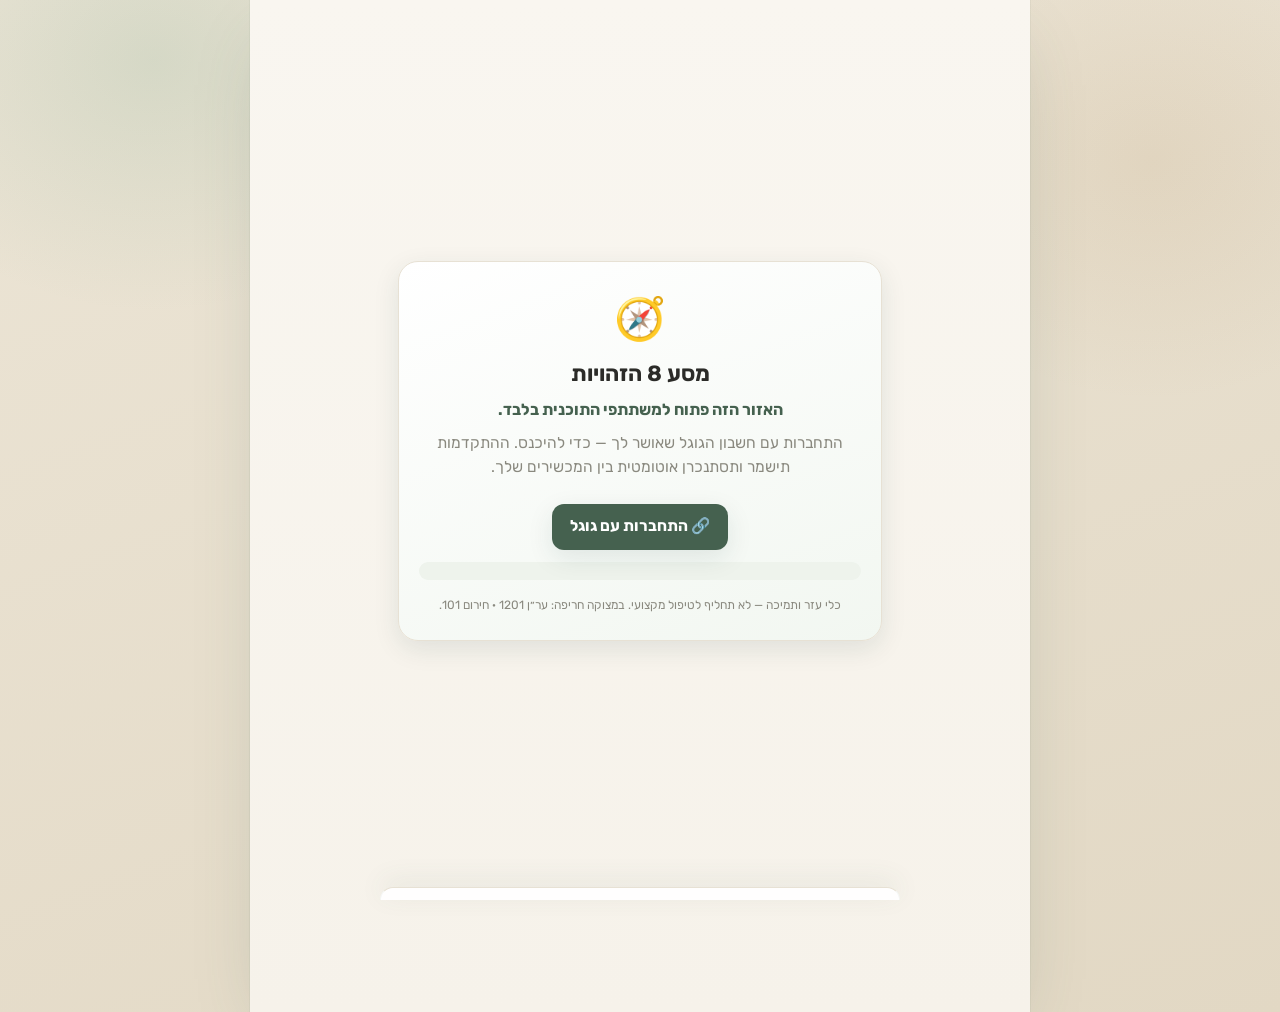
<file: index.html>
<!doctype html>
<html lang="he" dir="rtl">
<head>
  <meta charset="utf-8">
  <meta name="viewport" content="width=device-width, initial-scale=1, viewport-fit=cover">
  <meta name="theme-color" content="#45614F">
  <title>מסע 8 הזהויות</title>
  <link rel="manifest" href="manifest.webmanifest">
  <link rel="preconnect" href="https://fonts.googleapis.com">
  <link rel="preconnect" href="https://fonts.gstatic.com" crossorigin>
  <link rel="stylesheet" href="https://fonts.googleapis.com/css2?family=Frank+Ruhl+Libre:wght@500;700;900&display=swap">
  <link rel="stylesheet" href="styles.css">
</head>
<body>
  <main id="view" class="view"></main>
  <nav id="nav" class="bottom-nav"></nav>
  <script type="module" src="js/app.js"></script>
  <script>
    if ("serviceWorker" in navigator) {
      // כשגרסה חדשה של ה-Service Worker משתלטת — רענון אוטומטי פעם אחת,
      // כדי שהעדכון יופיע מיד בלי צורך לרענן פעמיים. (רק כשכבר יש גרסה פעילה —
      // לא בהתקנה הראשונה.)
      let swReloading = false;
      if (navigator.serviceWorker.controller) {
        navigator.serviceWorker.addEventListener("controllerchange", () => {
          if (swReloading) return;
          swReloading = true;
          location.reload();
        });
      }
      window.addEventListener("load", () => {
        navigator.serviceWorker.register("sw.js").then(reg => {
          reg.update(); // בדיקת עדכון יזומה בכל טעינה
          // בחזרה לאפליקציה — לבדוק אם יצאה גרסה חדשה
          document.addEventListener("visibilitychange", () => {
            if (document.visibilityState === "visible") reg.update();
          });
        }).catch(() => {});
      });
    }
  </script>
</body>
</html>
</file>
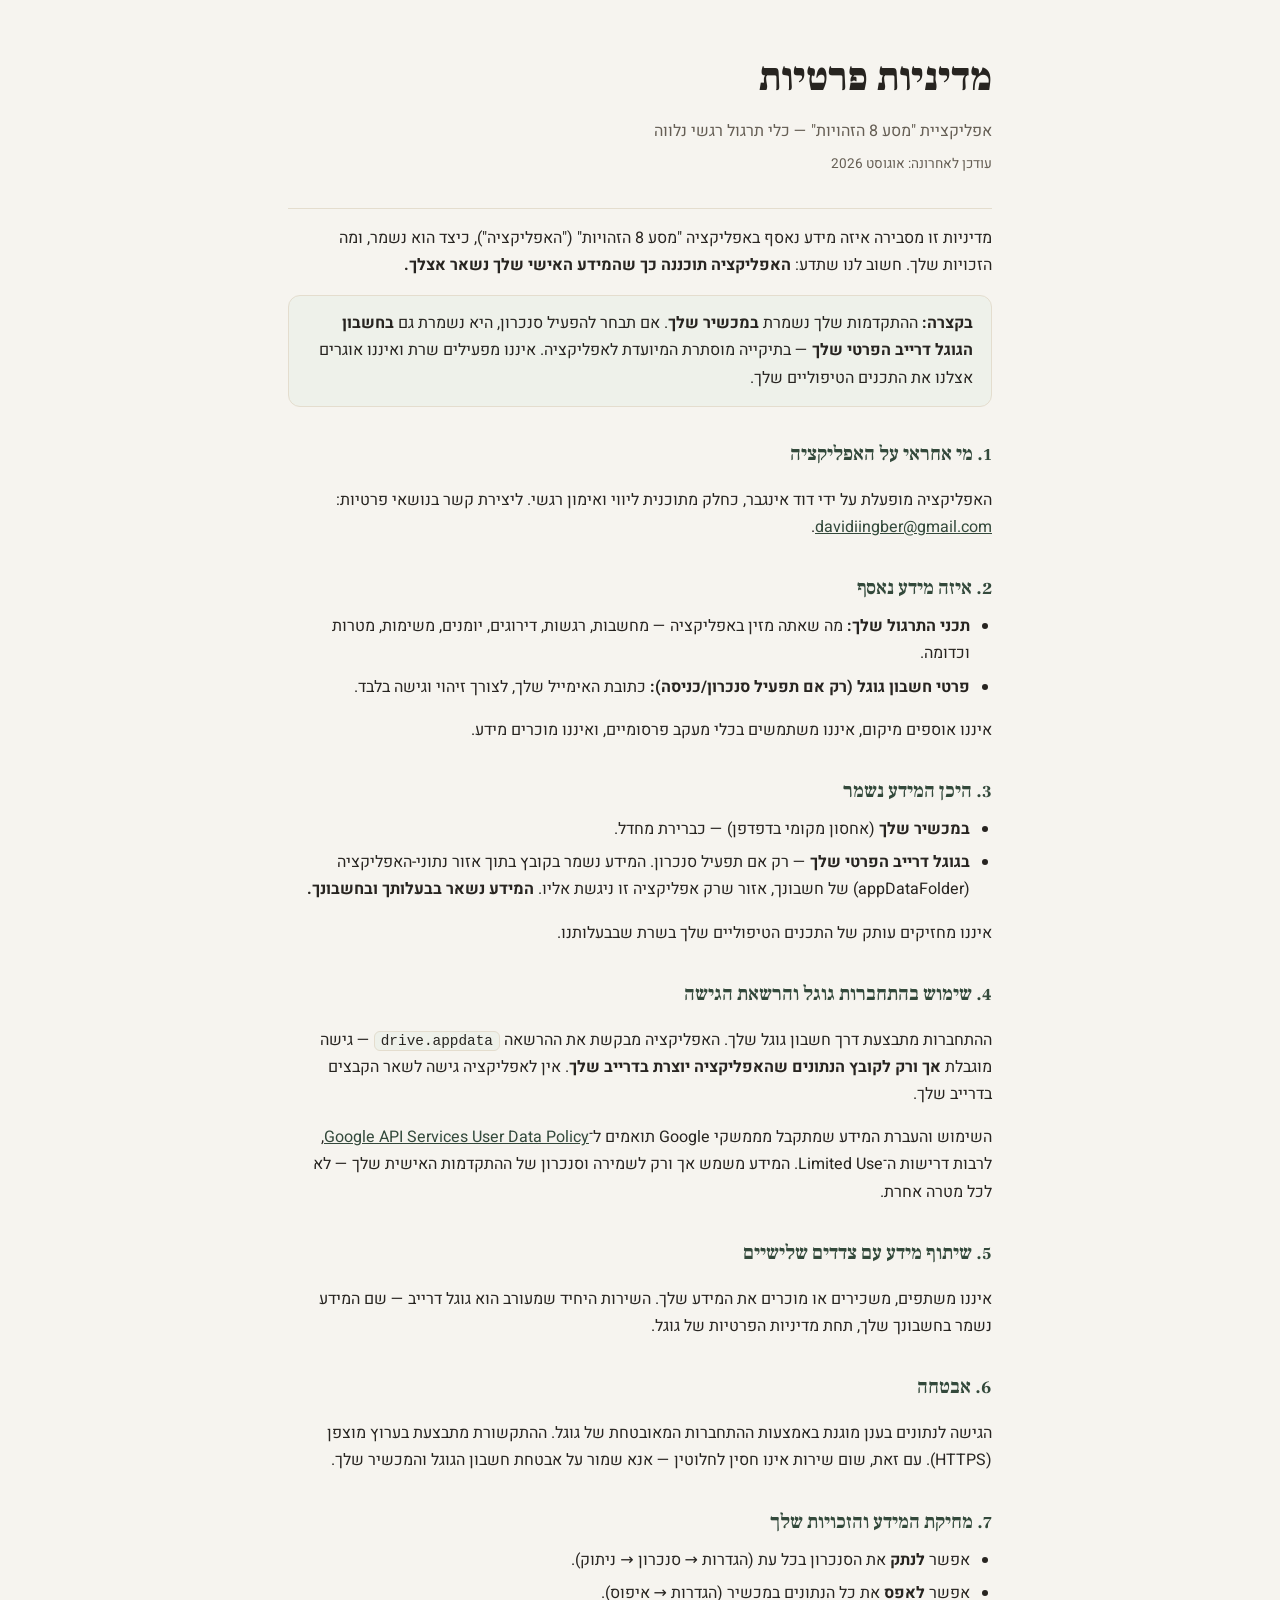
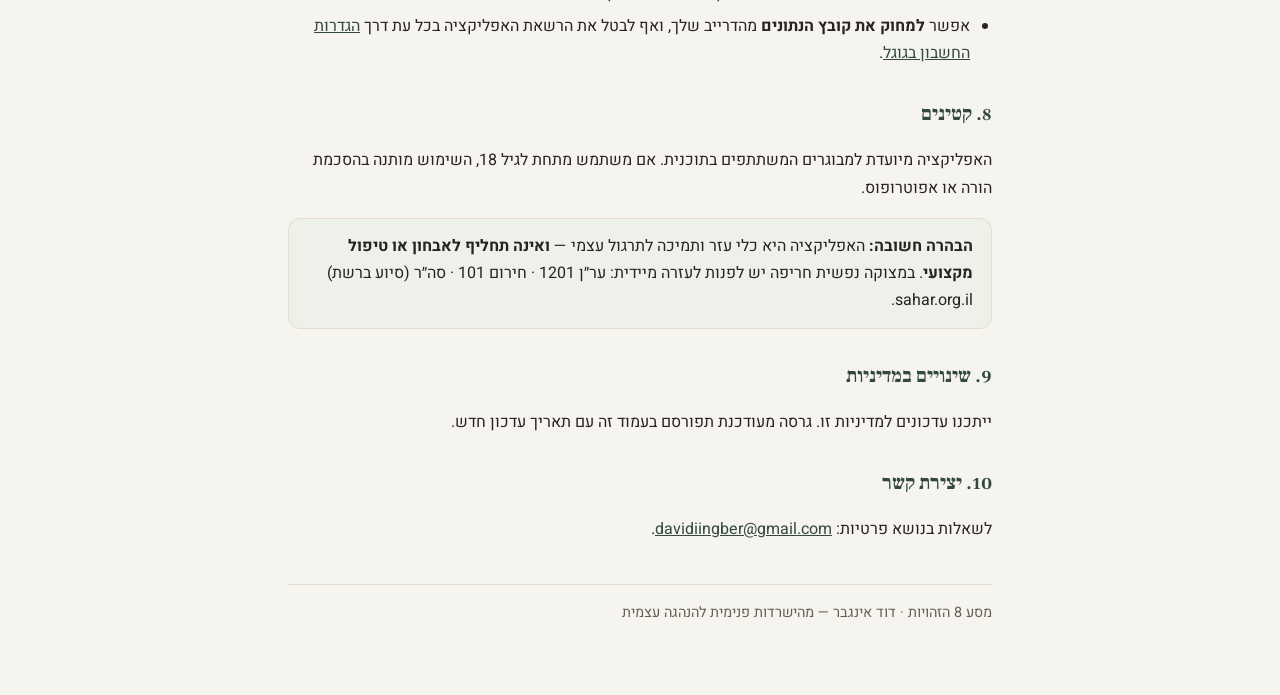
<file: privacy.html>
<!doctype html>
<html lang="he" dir="rtl">
<head>
<meta charset="utf-8">
<meta name="viewport" content="width=device-width, initial-scale=1">
<title>מדיניות פרטיות · מסע 8 הזהויות</title>
<link rel="preconnect" href="https://fonts.googleapis.com">
<link rel="preconnect" href="https://fonts.gstatic.com" crossorigin>
<link rel="stylesheet" href="https://fonts.googleapis.com/css2?family=Frank+Ruhl+Libre:wght@500;700;900&family=Heebo:wght@300;400;500;700&display=swap">
<style>
  :root{
    --bg:#f6f4ef; --surface:#fffdf9; --ink:#272420; --soft:#655e54; --line:#e4ddce;
    --accent:#45614F; --accent-ink:#33493b; --box:#eef1ea;
  }
  @media (prefers-color-scheme:dark){
    :root{ --bg:#1a1917; --surface:#232120; --ink:#ece7dd; --soft:#a49b8e; --line:#37322b; --accent:#7fae90; --accent-ink:#9cc6ab; --box:#22271f; }
  }
  *{box-sizing:border-box}
  body{margin:0;direction:rtl;background:var(--bg);color:var(--ink);
    font-family:"Heebo",system-ui,"Segoe UI",Arial,sans-serif;line-height:1.7;-webkit-text-size-adjust:100%}
  .wrap{max-width:760px;margin:0 auto;padding:clamp(20px,4vw,44px) clamp(16px,4vw,28px) 70px}
  header{border-bottom:1px solid var(--line);padding-bottom:18px;margin-bottom:8px}
  h1{font-family:"Frank Ruhl Libre",Georgia,serif;font-weight:900;font-size:clamp(1.8rem,5vw,2.5rem);margin:0 0 6px}
  .sub{color:var(--soft);margin:0}
  .upd{color:var(--soft);font-size:.85rem;margin-top:8px}
  h2{font-family:"Frank Ruhl Libre",serif;font-weight:700;font-size:1.25rem;margin:30px 0 8px;color:var(--accent-ink)}
  p,li{font-size:1rem}
  ul{padding-inline-start:22px;margin:8px 0}
  li{margin-bottom:6px}
  a{color:var(--accent-ink)}
  .box{background:var(--box);border:1px solid var(--line);border-radius:12px;padding:14px 18px;margin:16px 0}
  .box strong{color:var(--ink)}
  code{direction:ltr;unicode-bidi:embed;background:var(--box);border:1px solid var(--line);border-radius:6px;padding:1px 6px;font-size:.9em}
  footer{margin-top:40px;padding-top:16px;border-top:1px solid var(--line);color:var(--soft);font-size:.9rem}
</style>
</head>
<body>
<div class="wrap">
  <header>
    <h1>מדיניות פרטיות</h1>
    <p class="sub">אפליקציית "מסע 8 הזהויות" — כלי תרגול רגשי נלווה</p>
    <p class="upd">עודכן לאחרונה: אוגוסט 2026</p>
  </header>

  <p>מדיניות זו מסבירה איזה מידע נאסף באפליקציה "מסע 8 הזהויות" ("האפליקציה"), כיצד הוא נשמר, ומה הזכויות שלך. חשוב לנו שתדע: <strong>האפליקציה תוכננה כך שהמידע האישי שלך נשאר אצלך.</strong></p>

  <div class="box">
    <strong>בקצרה:</strong> ההתקדמות שלך נשמרת <strong>במכשיר שלך</strong>. אם תבחר להפעיל סנכרון, היא נשמרת גם <strong>בחשבון הגוגל דרייב הפרטי שלך</strong> — בתיקייה מוסתרת המיועדת לאפליקציה. איננו מפעילים שרת ואיננו אוגרים אצלנו את התכנים הטיפוליים שלך.
  </div>

  <h2>1. מי אחראי על האפליקציה</h2>
  <p>האפליקציה מופעלת על ידי דוד אינגבר, כחלק מתוכנית ליווי ואימון רגשי. ליצירת קשר בנושאי פרטיות: <a href="mailto:davidiingber@gmail.com">davidiingber@gmail.com</a>.</p>

  <h2>2. איזה מידע נאסף</h2>
  <ul>
    <li><strong>תכני התרגול שלך:</strong> מה שאתה מזין באפליקציה — מחשבות, רגשות, דירוגים, יומנים, משימות, מטרות וכדומה.</li>
    <li><strong>פרטי חשבון גוגל (רק אם תפעיל סנכרון/כניסה):</strong> כתובת האימייל שלך, לצורך זיהוי וגישה בלבד.</li>
  </ul>
  <p>איננו אוספים מיקום, איננו משתמשים בכלי מעקב פרסומיים, ואיננו מוכרים מידע.</p>

  <h2>3. היכן המידע נשמר</h2>
  <ul>
    <li><strong>במכשיר שלך</strong> (אחסון מקומי בדפדפן) — כברירת מחדל.</li>
    <li><strong>בגוגל דרייב הפרטי שלך</strong> — רק אם תפעיל סנכרון. המידע נשמר בקובץ בתוך אזור נתוני-האפליקציה (appDataFolder) של חשבונך, אזור שרק אפליקציה זו ניגשת אליו. <strong>המידע נשאר בבעלותך ובחשבונך.</strong></li>
  </ul>
  <p>איננו מחזיקים עותק של התכנים הטיפוליים שלך בשרת שבבעלותנו.</p>

  <h2>4. שימוש בהתחברות גוגל והרשאת הגישה</h2>
  <p>ההתחברות מתבצעת דרך חשבון גוגל שלך. האפליקציה מבקשת את ההרשאה <code>drive.appdata</code> — גישה מוגבלת <strong>אך ורק לקובץ הנתונים שהאפליקציה יוצרת בדרייב שלך</strong>. אין לאפליקציה גישה לשאר הקבצים בדרייב שלך.</p>
  <p>השימוש והעברת המידע שמתקבל מממשקי Google תואמים ל־<a href="https://developers.google.com/terms/api-services-user-data-policy" target="_blank" rel="noopener">Google API Services User Data Policy</a>, לרבות דרישות ה־Limited Use. המידע משמש אך ורק לשמירה וסנכרון של ההתקדמות האישית שלך — לא לכל מטרה אחרת.</p>

  <h2>5. שיתוף מידע עם צדדים שלישיים</h2>
  <p>איננו משתפים, משכירים או מוכרים את המידע שלך. השירות היחיד שמעורב הוא גוגל דרייב — שם המידע נשמר בחשבונך שלך, תחת מדיניות הפרטיות של גוגל.</p>

  <h2>6. אבטחה</h2>
  <p>הגישה לנתונים בענן מוגנת באמצעות ההתחברות המאובטחת של גוגל. ההתקשורת מתבצעת בערוץ מוצפן (HTTPS). עם זאת, שום שירות אינו חסין לחלוטין — אנא שמור על אבטחת חשבון הגוגל והמכשיר שלך.</p>

  <h2>7. מחיקת המידע והזכויות שלך</h2>
  <ul>
    <li>אפשר <strong>לנתק</strong> את הסנכרון בכל עת (הגדרות → סנכרון → ניתוק).</li>
    <li>אפשר <strong>לאפס</strong> את כל הנתונים במכשיר (הגדרות → איפוס).</li>
    <li>אפשר <strong>למחוק את קובץ הנתונים</strong> מהדרייב שלך, ואף לבטל את הרשאת האפליקציה בכל עת דרך <a href="https://myaccount.google.com/permissions" target="_blank" rel="noopener">הגדרות החשבון בגוגל</a>.</li>
  </ul>

  <h2>8. קטינים</h2>
  <p>האפליקציה מיועדת למבוגרים המשתתפים בתוכנית. אם משתמש מתחת לגיל 18, השימוש מותנה בהסכמת הורה או אפוטרופוס.</p>

  <div class="box">
    <strong>הבהרה חשובה:</strong> האפליקציה היא כלי עזר ותמיכה לתרגול עצמי — <strong>ואינה תחליף לאבחון או טיפול מקצועי</strong>. במצוקה נפשית חריפה יש לפנות לעזרה מיידית: ער״ן 1201 · חירום 101 · סה״ר (סיוע ברשת) sahar.org.il.
  </div>

  <h2>9. שינויים במדיניות</h2>
  <p>ייתכנו עדכונים למדיניות זו. גרסה מעודכנת תפורסם בעמוד זה עם תאריך עדכון חדש.</p>

  <h2>10. יצירת קשר</h2>
  <p>לשאלות בנושא פרטיות: <a href="mailto:davidiingber@gmail.com">davidiingber@gmail.com</a>.</p>

  <footer>מסע 8 הזהויות · דוד אינגבר — מהישרדות פנימית להנהגה עצמית</footer>
</div>
</body>
</html>
</file>
<file: styles.css>
@font-face{font-family:'Rubik';font-style:normal;font-weight:400;font-display:swap;src:url('fonts/rubik-hebrew-400.woff2') format('woff2');unicode-range:U+0307-0308, U+0590-05FF, U+200C-2010, U+20AA, U+25CC, U+FB1D-FB4F;}
@font-face{font-family:'Rubik';font-style:normal;font-weight:400;font-display:swap;src:url('fonts/rubik-latin-400.woff2') format('woff2');unicode-range:U+0000-00FF, U+0131, U+0152-0153, U+02BB-02BC, U+02C6, U+02DA, U+02DC, U+0304, U+0308, U+0329, U+2000-206F, U+20AC, U+2122, U+2191, U+2193, U+2212, U+2215, U+FEFF, U+FFFD;}
@font-face{font-family:'Rubik';font-style:normal;font-weight:500;font-display:swap;src:url('fonts/rubik-hebrew-500.woff2') format('woff2');unicode-range:U+0307-0308, U+0590-05FF, U+200C-2010, U+20AA, U+25CC, U+FB1D-FB4F;}
@font-face{font-family:'Rubik';font-style:normal;font-weight:500;font-display:swap;src:url('fonts/rubik-latin-500.woff2') format('woff2');unicode-range:U+0000-00FF, U+0131, U+0152-0153, U+02BB-02BC, U+02C6, U+02DA, U+02DC, U+0304, U+0308, U+0329, U+2000-206F, U+20AC, U+2122, U+2191, U+2193, U+2212, U+2215, U+FEFF, U+FFFD;}
@font-face{font-family:'Rubik';font-style:normal;font-weight:700;font-display:swap;src:url('fonts/rubik-hebrew-700.woff2') format('woff2');unicode-range:U+0307-0308, U+0590-05FF, U+200C-2010, U+20AA, U+25CC, U+FB1D-FB4F;}
@font-face{font-family:'Rubik';font-style:normal;font-weight:700;font-display:swap;src:url('fonts/rubik-latin-700.woff2') format('woff2');unicode-range:U+0000-00FF, U+0131, U+0152-0153, U+02BB-02BC, U+02C6, U+02DA, U+02DC, U+0304, U+0308, U+0329, U+2000-206F, U+20AC, U+2122, U+2191, U+2193, U+2212, U+2215, U+FEFF, U+FFFD;}
@font-face{font-family:'Rubik';font-style:normal;font-weight:800;font-display:swap;src:url('fonts/rubik-hebrew-800.woff2') format('woff2');unicode-range:U+0307-0308, U+0590-05FF, U+200C-2010, U+20AA, U+25CC, U+FB1D-FB4F;}
@font-face{font-family:'Rubik';font-style:normal;font-weight:800;font-display:swap;src:url('fonts/rubik-latin-800.woff2') format('woff2');unicode-range:U+0000-00FF, U+0131, U+0152-0153, U+02BB-02BC, U+02C6, U+02DA, U+02DC, U+0304, U+0308, U+0329, U+2000-206F, U+20AC, U+2122, U+2191, U+2193, U+2212, U+2215, U+FEFF, U+FFFD;}
/* ============================================================
   מסע 8 השבועות — עיצוב (RTL, פלטה רגועה טורקיז/מרווה)
   ============================================================ */
:root{
  --bg:#f6f2ea; --bg2:#ede7db;
  --card:#ffffff; --ink:#2b2b28; --subtle:#8a897f;
  --teal:#45614f; --teal-2:#6e8c7d; --sage:#8fb69c; --accent:#c08457; --gold:#b08a57;
  --calm:#7e93a8; --rose:#b98ba8;
  --line:#e7e1d4; --shadow:0 8px 24px rgba(69,97,79,.09);
  --radius:20px;
  --font-head:'Frank Ruhl Libre','David','Rubik',serif;
}
*{box-sizing:border-box;margin:0;padding:0}
html,body{background:radial-gradient(120% 42% at 50% -8%, rgba(126,169,140,.16), rgba(126,169,140,0) 60%),
  linear-gradient(180deg,var(--bg),var(--bg2));color:var(--ink);
  font-family:'Rubik',"Assistant","Segoe UI",system-ui,Arial,sans-serif;-webkit-tap-highlight-color:transparent;
  -webkit-font-smoothing:antialiased;text-rendering:optimizeLegibility}
/* כותרות בפונט עיתונאי (מתדרדר בעדינות ל-David/Rubik באופליין) */
.greeting,.card h3,.card h4,.ch-title,.central-q-text,.flag-text,.shift-to,.leader-label,
.benefit-line,.identity-then p,.lead-line b{font-family:var(--font-head);letter-spacing:-.005em}
body{min-height:100vh}
.view{max-width:520px;margin:0 auto;padding:16px 16px 96px}
/* דסקטופ — קנבס רגוע מעוצב במקום שוליים ריקים; האפליקציה כפאנל ממורכז */
@media (min-width:760px){
  body{background:
    radial-gradient(38% 40% at 12% 6%, rgba(126,169,140,.20), transparent 62%),
    radial-gradient(34% 38% at 90% 16%, rgba(176,138,87,.13), transparent 62%),
    radial-gradient(52% 46% at 50% 106%, rgba(126,169,140,.15), transparent 60%),
    linear-gradient(160deg,#ece5d6,#e2d8c4)}
  .view{background:linear-gradient(180deg,#f9f6f0,#f6f2ea);min-height:100vh;
    box-shadow:0 0 0 1px rgba(69,97,79,.05), 0 26px 70px -24px rgba(69,97,79,.28)}
  .bottom-nav{border-radius:22px 22px 0 0;box-shadow:0 -6px 26px rgba(69,97,79,.10);
    border-inline:1px solid rgba(69,97,79,.05)}
  :root[data-theme="dark"] body{background:
    radial-gradient(38% 40% at 12% 6%, rgba(126,169,140,.10), transparent 62%),
    radial-gradient(52% 46% at 50% 106%, rgba(126,169,140,.08), transparent 60%),
    linear-gradient(160deg,#12160f,#0e120c)}
  :root[data-theme="dark"] .view{background:linear-gradient(180deg,#1e241d,#1b201c)}
}

/* כותרת עליונה */
.topbar{display:flex;align-items:center;gap:12px;padding:8px 2px 16px}
.greeting{font-size:22px;font-weight:800}
.home-slogan{font-family:var(--font-head);font-weight:700;font-size:16px;color:var(--teal);margin:3px 0 1px}
.subtle{color:var(--subtle);font-size:14px}
.chapter-head{align-items:center}
.back-btn,.link-btn{cursor:pointer}
.back-btn{background:var(--card);border:1px solid var(--line);border-radius:12px;
  width:38px;height:38px;font-size:22px;color:var(--teal);box-shadow:var(--shadow)}

/* כרטיסים */
.card{background:var(--card);border:1px solid var(--line);border-radius:var(--radius);
  padding:16px;margin-bottom:14px;box-shadow:var(--shadow)}
.card h3{font-size:16px;margin-bottom:10px}
.card-head{display:flex;justify-content:space-between;align-items:center}
.link-btn{background:none;border:none;color:var(--teal);font-weight:700;font-size:14px}

/* אווטר */
.avatar-card{text-align:center;background:linear-gradient(160deg,#ffffff,#f2f7f1);overflow:hidden}
/* חריץ תמונה — כריכת הבית (img/hero.jpg). ללא תמונה: מוצג גרדיאנט מרווה */
.avatar-cover{aspect-ratio:3/2;margin:-16px -16px 10px;border-radius:19px 19px 0 0;
  background-image:url('img/hero.jpg'),linear-gradient(160deg,#8fb69c,#6e8c7d);
  background-size:contain,cover;background-position:center,center;background-repeat:no-repeat}
.avatar-wrap{display:flex;justify-content:center}
.avatar-svg{width:210px;height:250px}
/* אווטר-צילום — הצמח בכפות הידיים; מתחלף לפי ההתקדמות */
.avatar-photo-wrap{width:100%;display:flex;justify-content:center}
.avatar-photo{display:block;width:100%;max-width:270px;aspect-ratio:1/1;height:auto;object-fit:contain;
  filter:drop-shadow(0 10px 22px rgba(69,97,79,.14))}
.avatar-photo-fallback{display:none}
.avatar-photo-wrap.noimg .avatar-photo{display:none}
.avatar-photo-wrap.noimg .avatar-photo-fallback{display:block}
.charge-row{display:flex;align-items:center;gap:10px;margin:6px 8px 4px}
.charge-bar{flex:1;height:12px;background:var(--bg2);border-radius:99px;overflow:hidden}
.charge-fill{height:100%;background:linear-gradient(90deg,var(--sage),var(--teal-2),var(--teal));
  border-radius:99px;transition:width .5s ease}
.charge-num{font-weight:800;color:var(--teal);font-size:14px;min-width:38px}
.avatar-msg{color:var(--subtle);font-size:14px;margin-top:8px;line-height:1.5}
.leader-label{font-weight:800;font-size:14px;color:var(--teal);margin:8px 0 6px}
.leader-hint{color:var(--subtle);font-size:12px;margin-top:4px;line-height:1.5}

/* פעולות מהירות */
.quick-actions{margin-bottom:14px}
.quick-actions h3{font-size:15px;margin:2px 4px 10px}
.qa-grid{display:grid;grid-template-columns:1fr 1fr;gap:10px}
.qa-btn{position:relative;background:var(--card);border:1px solid var(--line);
  border-radius:16px;padding:16px 12px;display:flex;flex-direction:column;align-items:center;
  gap:6px;cursor:pointer;box-shadow:var(--shadow);transition:transform .12s}
.qa-btn:active{transform:scale(.96)}
.qa-btn.static{cursor:default}
.qa-btn.static:active{transform:none}
.qa-note{font-size:12px;color:var(--subtle);text-align:center;margin-top:8px;line-height:1.5}
.work-clock{margin-top:10px;font-size:14px;color:var(--teal);background:#eef3ec;border:1px solid #d8e6da;
  border-radius:99px;padding:7px 14px;display:inline-block}
.work-clock b{font-variant-numeric:tabular-nums;font-size:15px}
.qa-btn.burst{animation:pop .4s ease}
@keyframes pop{0%{transform:scale(1)}40%{transform:scale(1.08);
  box-shadow:0 0 0 4px color-mix(in srgb,var(--c) 30%,transparent)}100%{transform:scale(1)}}
.qa-ico{font-size:26px}
.qa-label{font-weight:700;font-size:14px}
.qa-count{position:absolute;top:8px;left:10px;background:var(--c);color:#fff;
  font-size:12px;font-weight:800;min-width:20px;height:20px;border-radius:99px;
  display:grid;place-items:center;padding:0 5px}

/* מטרה ורגש */
.goal-text{line-height:1.6}
.emotion-row{display:flex;align-items:center;gap:10px;margin-bottom:6px}
.emotion-name{font-weight:800;font-size:18px}
.emotion-trend{color:var(--teal);font-weight:700}
.spark{width:100%;max-width:280px;height:60px;margin-top:6px}

/* סיכום */
.summary-card{display:flex;justify-content:space-around;text-align:center}
.sum-item b{display:block;font-size:24px;color:var(--teal)}
.sum-item span{font-size:12px;color:var(--subtle)}

/* רשימת פרקים */
.chapters-list{display:flex;flex-direction:column;gap:12px}
.chapter-item,.private-card{display:flex;align-items:center;gap:12px;background:var(--card);
  border:1px solid var(--line);border-radius:16px;padding:14px;text-align:right;
  box-shadow:var(--shadow);cursor:pointer;width:100%}
.private-card{cursor:default;background:linear-gradient(160deg,#fff,#f4f0ff);border-style:dashed}
.ch-icon{font-size:30px;width:44px;text-align:center;flex-shrink:0}
.ch-body{flex:1;min-width:0}
.ch-top{display:flex;align-items:center;gap:8px}
.ch-week{font-size:12px;color:var(--subtle);font-weight:700}
.badge-live{background:var(--teal);color:#fff;font-size:11px;font-weight:700;
  padding:2px 8px;border-radius:99px}
.ch-title{font-size:17px;font-weight:800;margin:2px 0}
.ch-shift{font-size:12px;color:var(--subtle)}
.ch-progress{height:6px;background:var(--bg2);border-radius:99px;margin-top:8px;overflow:hidden}
.ch-progress>div{height:100%;background:var(--teal-2);border-radius:99px;transition:width .4s}
.ch-arrow{font-size:26px;color:var(--subtle)}

/* השאלה המרכזית במפת המסע */
.central-q-card{text-align:center;color:#fff;overflow:hidden;
  background-image:linear-gradient(160deg,rgba(69,97,79,.80),rgba(51,73,60,.90)),url('img/question.jpg'),linear-gradient(160deg,#45614f,#33493c);
  background-size:cover,cover,cover;background-position:center,center,center;background-repeat:no-repeat}
.central-q-label{font-size:12px;opacity:.85;letter-spacing:.02em;margin-bottom:6px}
.central-q-text{font-size:20px;font-weight:800;line-height:1.4}
.central-q-sub{font-size:13px;opacity:.9;margin-top:8px;line-height:1.5}
.ch-flag{font-size:13px;color:var(--teal);font-weight:700;margin:2px 0}
.map-phase{font-size:12px;font-weight:800;color:var(--teal);letter-spacing:.03em;
  margin:14px 4px 2px;padding-bottom:4px;border-bottom:2px solid var(--teal-2);display:inline-block}
/* פרוטוקול המענה — כרטיס בית */
.protocol-card{background:linear-gradient(160deg,#fff,#f2f7f1)}
[data-theme="dark"] .protocol-card{background:linear-gradient(160deg,var(--card),#10201e)}
.protocol-mini{display:flex;flex-wrap:wrap;gap:6px;margin:8px 0 12px}
.protocol-chip{background:var(--bg2);border:1px solid var(--line);border-radius:99px;
  padding:5px 10px;font-size:12.5px;font-weight:700;color:var(--ink)}
/* משפט הבחנה בין שבועות דומים */
.week-distinction{font-size:12.5px;color:var(--teal);line-height:1.6;background:#eef3ec;
  border:1px dashed #bfe3d9;border-radius:10px;padding:8px 11px;margin-bottom:12px}
[data-theme="dark"] .week-distinction{background:#122a27;border-color:#1f4d45}
/* סגירת הזהות בשבוע 8 */
.identity-then{background:#eef3ec;border:1px solid #d8e6da;border-radius:12px;padding:12px 14px;
  margin-bottom:12px;line-height:1.7}
.identity-then-label{font-size:12.5px;color:var(--subtle);font-weight:700;margin-bottom:4px}
[data-theme="dark"] .identity-then{background:#122a27;border-color:#1f4d45}
/* הבטחת היעד בכניסה */
.onb-promise{font-size:16px;font-weight:700;line-height:1.55;color:var(--teal);margin-bottom:8px}

/* פרק בודד — תועלת ורגע הדגל */
.benefit-card{background:linear-gradient(160deg,#fff,#f2f7f1)}
.benefit-line{font-size:17px;font-weight:700;line-height:1.55;margin-bottom:12px}
.flag-moment{background:#45614f;color:#fff;border-radius:14px;padding:14px 16px;text-align:center}
.flag-label{font-size:12px;opacity:.9;margin-bottom:4px}
.flag-text{font-size:20px;font-weight:800;line-height:1.35}
.lead-line{font-size:13px;color:var(--teal);line-height:1.6;margin-bottom:12px;
  background:#eef3ec;border:1px dashed #bfe3d9;border-radius:12px;padding:10px 12px}
.lead-line b{font-size:15px;color:var(--teal)}
.shift-card{text-align:center;background:linear-gradient(160deg,#fff,#f2f7f1)}
.shift-from{color:var(--subtle);text-decoration:line-through;font-size:15px}
.shift-arrow{color:var(--teal);font-size:20px;margin:4px 0}
.shift-to{color:var(--teal);font-weight:800;font-size:19px}
.learn-list{list-style:none;display:flex;flex-direction:column;gap:8px}
.learn-list li{padding-right:22px;position:relative;line-height:1.5}
.learn-list li::before{content:"•";position:absolute;right:4px;color:var(--teal);font-size:20px;line-height:1}

/* משימות */
.tasks{display:flex;flex-direction:column;gap:8px}
.task{display:flex;align-items:center;gap:10px;padding:10px 12px;border:1px solid var(--line);
  border-radius:12px;cursor:pointer;transition:background .15s}
.task input{width:20px;height:20px;accent-color:var(--teal);flex-shrink:0}
.task.done{background:#eef3ec;border-color:#d8e6da}
.task.done span{color:var(--subtle);text-decoration:line-through}

/* כלים */
.tool-card{background:linear-gradient(160deg,#fff,#f7f9f4)}
.tool-block h4{font-size:14px;margin:14px 0 8px}
.chip-row,.chip-row{display:flex;flex-wrap:wrap;gap:8px}
.chip{background:var(--bg2);border:1px solid var(--line);border-radius:99px;padding:8px 14px;
  font-size:14px;cursor:pointer;font-weight:600}
.chip.on{background:var(--teal);color:#fff;border-color:var(--teal)}
.rating-row{display:flex;align-items:center;gap:12px;margin-bottom:10px}
.rating-row input[type=range]{flex:1;accent-color:var(--teal)}
.rate-val{font-weight:800;font-size:18px;color:var(--teal);min-width:26px;text-align:center}
.ta{width:100%;border:1px solid var(--line);border-radius:12px;padding:10px;font:inherit;
  resize:vertical;min-height:70px;margin-bottom:8px;background:#fff}
.inp{width:100%;border:1px solid var(--line);border-radius:12px;padding:10px;font:inherit;
  margin-bottom:10px;background:#fff}
.btn{background:var(--teal);color:#fff;border:none;border-radius:12px;padding:11px 18px;
  font:inherit;font-weight:700;cursor:pointer;box-shadow:var(--shadow)}
.btn:disabled{opacity:.45}
.btn.ghost{background:#fff;color:var(--accent);border:1px solid var(--accent);box-shadow:none}
.btn.send{align-self:flex-end}
.mini-log{margin-top:10px;display:flex;flex-direction:column;gap:6px}
.log-line{background:var(--bg);border-radius:10px;padding:8px 10px;font-size:13px;line-height:1.5}
.tool-placeholder .subtle{margin-bottom:6px}
.tools-note{font-size:12px;color:var(--subtle);text-align:center;line-height:1.6;padding:0 8px}
.chapter-footer{display:flex;justify-content:center;margin:18px 0 8px}
.chapter-footer .back-all{width:100%;max-width:420px}
.ext-tool{display:block;color:var(--teal);font-weight:700;padding:8px 0;text-decoration:none}

/* תתי-כלים בשבוע 1 */
.subtool-tabs{display:flex;flex-wrap:wrap;gap:6px;margin-bottom:14px;background:var(--bg2);padding:4px;border-radius:12px}
.subtool-tab{flex:1 1 auto;min-width:80px;background:none;border:none;border-radius:9px;padding:8px 4px;font:inherit;font-size:12.5px;line-height:1.2;
  font-size:13px;font-weight:700;color:var(--subtle);cursor:pointer}
.subtool-tab.on{background:#fff;color:var(--teal);box-shadow:var(--shadow)}
/* מתג דו-שלבי (חלק א / חלק ב) */
.part-toggle{display:flex;gap:8px;margin-bottom:10px}
.part-btn{flex:1;background:var(--bg2);border:1px solid var(--line);border-radius:12px;padding:10px 6px;
  font:inherit;font-size:13.5px;font-weight:800;color:var(--subtle);cursor:pointer}
.part-btn.on{background:var(--teal);color:#fff;border-color:var(--teal)}
/* שאלות מאתגרות בטופסי החשיפה */
.prep-challenge{border:1px solid var(--line);border-radius:12px;padding:10px 12px;margin:6px 0 10px;background:#f7fbfa}
.prep-ch-title{font-weight:800;color:var(--teal);font-size:14px;margin-bottom:6px}
[data-theme="dark"] .prep-challenge{background:#0f1e20;border-color:#1f4d45}
.burden-item{margin-bottom:8px}
.hint{font-size:13.5px;color:var(--ink);line-height:1.6;margin-bottom:10px;background:#eef3ec;
  border-radius:10px;padding:9px 11px}
.chip.alt.on{background:var(--sage);border-color:var(--sage)}
.chip.mini{padding:6px 11px;font-size:13px}
.target-line{margin-top:10px;font-size:14px;background:#f6fbef;border:1px solid #e3ecc9;
  border-radius:10px;padding:8px 11px}

/* דיקנס */
.dickens-section{border-radius:12px;padding:12px;margin-bottom:12px}
.dickens-section.stay{background:#fbf3f0;border:1px solid #f0d9d0}
.dickens-section.change{background:#eef3ec;border:1px solid #d8e6da}
.dickens-section h4{margin:0 0 8px}
.mini-label{display:block;font-size:12.5px;color:var(--subtle);font-weight:700;margin:6px 0 3px}
.ta.big{min-height:110px}
.tiny-note{font-size:12px;color:var(--subtle);margin-top:4px}

/* יומן פעילות */
.palette{display:flex;flex-direction:column;gap:10px}
.pal-group{}
.pal-cat{font-size:12.5px;font-weight:800;color:var(--teal);margin-bottom:5px}
.week-table{display:flex;flex-direction:column;gap:7px}
.day-row{display:flex;align-items:center;gap:10px}
.day-name{width:58px;flex-shrink:0;font-weight:800;font-size:13.5px;color:var(--teal);text-align:center;
  background:var(--bg2);border-radius:9px;padding:9px 0}
.day-time{width:104px;flex-shrink:0;margin-bottom:0;padding:9px 8px;text-align:center}
.day-input{margin-bottom:0;flex:1;min-width:0}
.activation-actions{display:flex;flex-wrap:wrap;gap:8px;margin-top:14px}
.btn.ghost2{background:#fff;color:var(--teal);border:1px solid var(--teal);box-shadow:none}

/* חיבור יומן */
.cal-connect{margin-top:16px;background:#eef6fb;border:1px solid #cfe4f0;border-radius:12px;padding:14px}
.cal-connect h4{margin:0 0 6px}
.cal-time-row{display:flex;align-items:center;gap:10px}
.cal-time{width:auto;margin-bottom:10px}
.gcal-block{margin:10px 0 14px}
.ics-block{border-top:1px solid #cfe4f0;padding-top:12px}
.gcal-link{background:#fff;border:1px solid var(--teal);color:var(--teal);text-align:right}
.gcal-link:active{background:#eef3ec}

/* שבוע 2 — יומן מיפוי מעגל */
.cycle-case{border:1px solid var(--line);border-radius:14px;padding:12px;margin-bottom:12px;background:#fbfdfc}
.case-head{display:flex;justify-content:space-between;align-items:center;margin-bottom:10px}
.case-title{font-weight:800;color:var(--teal);font-size:14px}
.case-del{background:none;border:none;color:var(--accent);font:inherit;font-size:12.5px;font-weight:700;cursor:pointer}
.cycle-flow{display:grid;grid-template-columns:repeat(5,1fr);gap:8px}
.cyc-field{display:flex;flex-direction:column;gap:3px}
.cyc-field label{font-size:12px;font-weight:800;color:var(--teal);text-align:center;
  background:var(--bg2);border-radius:7px;padding:3px}
.cyc-input{border:1px solid var(--line);border-radius:9px;padding:7px;font:inherit;font-size:13px;
  resize:vertical;min-height:48px;background:#fff;width:100%}
.add-case{width:100%;margin-bottom:12px}
@media (max-width:560px){
  .cycle-flow{grid-template-columns:1fr;gap:6px}
  .cyc-field{flex-direction:row;align-items:center;gap:8px}
  .cyc-field label{width:64px;flex-shrink:0;padding:8px 4px}
  .cyc-input{flex:1;min-height:40px}
}

/* שבוע 3 — הרחקת מחשבות */
.def-tech{border:1px solid var(--line);border-radius:14px;padding:14px;margin-bottom:12px;background:#fbfdfc}
.def-tech h5{font-size:15px;margin:0 0 6px;color:var(--teal)}
.anim-stage{position:relative;height:120px;margin-top:10px;border-radius:12px;overflow:hidden;
  background:linear-gradient(180deg,#f3f8fb,#e9f3ef);display:flex;align-items:flex-start;justify-content:center}
.anim-stage.stream{background:linear-gradient(180deg,#e7f3f7,#cfeaf1)}
.anim-stage.stream::after{content:"";position:absolute;bottom:0;left:0;right:0;height:46px;
  background:repeating-linear-gradient(90deg,#bfe3ec,#bfe3ec 12px,#a9d9e4 12px,#a9d9e4 24px);opacity:.6}
.thought-note{position:absolute;top:12px;background:#fff;border:1px solid var(--line);border-radius:10px;
  padding:8px 12px;font-size:14px;max-width:80%;box-shadow:var(--shadow);text-align:center}
.thought-note.fall{animation:fall 3s ease-in forwards}
.thought-note.drift{animation:drift 5s linear forwards}
@keyframes fall{
  0%{transform:translateY(0) scale(1);opacity:1}
  100%{transform:translateY(120px) scale(.25) rotate(8deg);opacity:0}
}
@keyframes drift{
  0%{transform:translateX(0) scale(1) rotate(0);opacity:1;top:20px}
  100%{transform:translateX(-140%) scale(.7) rotate(-6deg);opacity:0;top:60px}
}

/* מסגור מחדש NLP */
.reframe-list{display:flex;flex-direction:column;gap:10px}
.reframe-row{display:grid;grid-template-columns:1fr 1fr;gap:10px;border:1px solid var(--line);
  border-radius:12px;padding:10px;background:#fbfdfc}
.reframe-q{display:flex;gap:8px}
.step-num{flex-shrink:0;width:24px;height:24px;border-radius:50%;background:var(--teal);color:#fff;
  font-size:13px;font-weight:800;display:grid;place-items:center}
.q-text{font-size:13.5px;font-weight:700;line-height:1.45}
.q-hint{font-size:12px;color:var(--subtle);line-height:1.5;margin-top:4px}
.reframe-a .ta{margin-bottom:0;min-height:80px;height:100%}
.rf-namepick{margin-bottom:10px}
.rf-namepick .target-line{margin:8px 0 0}
@media (max-width:560px){
  .reframe-row{grid-template-columns:1fr}
}

/* שבוע 4 — מחוון נשימה */
.breath-pacer{display:flex;flex-direction:column;align-items:center;gap:10px;margin:6px 0 14px}
.breath-circle{width:130px;height:130px;border-radius:50%;display:grid;place-items:center;
  background:radial-gradient(circle,#bfe9e0,#6fc7ba);color:#0b4a44;font-weight:800;font-size:15px;
  box-shadow:0 6px 20px rgba(15,118,110,.25);transition:transform .3s}
.breath-circle.breathing{animation:breathe 12s ease-in-out infinite}
@keyframes breathe{
  0%{transform:scale(.75)} 33%{transform:scale(1.25)} 100%{transform:scale(.75)}
}

/* טיימר מונחה */
.timer-display{background:#eef3ec;border:1px solid #d8e6da;border-radius:14px;padding:16px;
  text-align:center;margin:8px 0}
.timer-phase{font-size:15px;font-weight:800;color:var(--teal)}
.timer-count{font-size:40px;font-weight:800;color:var(--ink);letter-spacing:1px;margin:4px 0;font-variant-numeric:tabular-nums}
.timer-cue{font-size:13px;color:var(--subtle)}
.timer-step{font-size:12px;color:var(--subtle);margin-top:6px}
.timer-idle,.timer-done{font-size:16px;font-weight:700;color:var(--subtle);padding:12px}
.timer-done{color:var(--teal)}
/* גירוי דו-צדדי (BLS) */
.bls-round{border:1px solid var(--line);border-radius:14px;padding:12px;margin:12px 0;background:#fbfdfc}
.bls-round-h{font-weight:800;color:var(--teal);font-size:14px;margin-bottom:6px}
.bls-pacer{display:flex;gap:10px;margin:8px 0}
.bls-knee{flex:1;text-align:center;padding:14px 6px;border-radius:12px;border:1px solid var(--line);
  background:var(--bg2);font-weight:700;font-size:14px;color:var(--subtle);transition:transform .12s,background .12s,color .12s}
.bls-knee.tap{background:var(--teal);color:#fff;border-color:var(--teal);transform:scale(1.06)}
.bls-timer{min-height:64px;display:flex;flex-direction:column;justify-content:center}
.hidden{display:none}
.sens-chip.on{background:var(--accent);color:#fff;border-color:var(--accent)}

/* טבלת חשיפות */
.exp-table{border:1px solid var(--line);border-radius:12px;overflow:hidden;margin-bottom:12px}
.exp-head{display:flex;background:#eef3ec;font-weight:800;font-size:12.5px;color:var(--teal)}
.exp-head>div{padding:8px 6px;border-left:1px solid #d7e9e4}
.exp-del-col{flex-basis:28px;flex-shrink:0}
.exp-row{display:flex;border-top:1px solid var(--line);align-items:stretch}
.exp-cell{border-left:1px solid var(--line);padding:4px}
.exp-input{width:100%;border:none;background:transparent;font:inherit;font-size:12.5px;resize:vertical;
  min-height:44px;padding:4px}
.exp-input:focus{outline:2px solid var(--teal-2);border-radius:6px}
.exp-del{flex-basis:28px;flex-shrink:0;background:none;border:none;color:var(--accent);cursor:pointer;font-size:14px}
@media (max-width:560px){
  .exp-head{display:none}
  .exp-row{flex-direction:column;position:relative;padding:6px 0}
  .exp-cell{flex-basis:auto!important;border-left:none;border-bottom:1px dashed var(--line)}
  .exp-cell .exp-input::placeholder{color:var(--teal);opacity:.7;font-weight:700}
  .exp-del{position:absolute;top:6px;left:6px}
  .exp-lvl{flex-direction:row!important;align-items:center;gap:8px}
  .exp-lvl::before{content:"רמת עצימות:";font-size:12px;font-weight:700;color:var(--teal)}
}
.exp-group{background:#45614f;color:#fff;font-weight:800;font-size:13px;padding:7px 10px}
.exp-group.lvl-2{background:#158a7e}
.exp-group.lvl-3{background:#b0603f}
.exp-lvl-sel{text-align:center;font-weight:800;color:var(--teal);cursor:pointer}
.edge-note{background:#eef3ec;border:1px dashed #bfe3d9;border-radius:10px;padding:9px 11px;margin-top:8px}
[data-theme="dark"] .edge-note{background:#122a27;border-color:#1f4d45}
.intero-disclaimer{margin:4px 0 12px;line-height:1.6}
.intero-ack{background:#fff6ee;border:1px solid #f0d3bd;border-radius:12px;padding:12px;margin:8px 0;
  align-items:flex-start}
[data-theme="dark"] .intero-ack{background:#2a1e15;border-color:#5a4030}

/* שבוע 5 — עיוותי חשיבה */
.dist-list{display:flex;flex-direction:column;gap:10px;margin-bottom:12px}
.dist-card{border:1px solid var(--line);border-radius:12px;padding:11px 13px;background:#fbfdfc}
.dist-top{display:flex;justify-content:space-between;align-items:center;gap:8px;margin-bottom:6px;flex-wrap:wrap}
.dist-name{font-weight:800;font-size:15px;color:var(--teal)}
.dist-common{font-size:11.5px;color:var(--subtle);background:var(--bg2);padding:2px 8px;border-radius:99px}
.dist-ex{font-size:13px;line-height:1.5;margin-bottom:3px}
.dist-ad{font-size:13px;line-height:1.5;color:#1c6b4f}

/* טבלה רחבה (7 עמודות) */
.exp-table.wide{overflow-x:auto}
.exp-table.wide .exp-head,.exp-table.wide #thoughtRows .exp-row{min-width:660px}
@media (max-width:560px){
  .exp-table.wide .exp-head,.exp-table.wide #thoughtRows .exp-row{min-width:0}
}

/* בודק AI */
.rules-list{margin:0 0 12px;padding-right:20px;display:flex;flex-direction:column;gap:4px}
.rules-list li{font-size:13.5px;line-height:1.5}
.tc-result{margin-top:12px}
.tc-loading{color:var(--subtle);font-style:italic;padding:10px}
.tc-reply{background:#eef3ec;border:1px solid #d8e6da;border-radius:12px;padding:12px 14px;
  line-height:1.6;font-size:14.5px}

/* שבוע 6 — תהליך מודרך (פוקוסינג) */
.focus-step{display:flex;gap:10px;border:1px solid var(--line);border-radius:12px;padding:12px;
  margin-bottom:10px;background:#fbfdfc;line-height:1.55;font-size:14px}
.focus-step .fs-num{flex-shrink:0;width:26px;height:26px;border-radius:50%;background:var(--sage);
  color:#fff;font-weight:800;display:grid;place-items:center;font-size:13px}
.focus-step .inp,.focus-step .ta{margin-top:6px;margin-bottom:0}
.release-stage{min-height:0;display:flex;flex-direction:column;align-items:center;gap:8px}
.release-orb{width:70px;height:70px;border-radius:50%;margin-top:12px;
  background:radial-gradient(circle,#d8e6da,#84b59f);animation:release 3.5s ease-out forwards}
.release-text{color:var(--teal);font-weight:700;font-size:14px;animation:fadein 1s}
@keyframes release{0%{transform:scale(1);opacity:.9}100%{transform:scale(2.2);opacity:0}}
@keyframes fadein{from{opacity:0}to{opacity:1}}

/* שבוע 7 — סולם פחדים */
.rules-ol,.imaginal-steps{margin:0;padding-right:22px;display:flex;flex-direction:column;gap:7px}
.rules-ol li,.imaginal-steps li{font-size:13.5px;line-height:1.55}
.warn-note{background:#fbf3f0;border:1px solid #f0d9d0;border-radius:10px;padding:9px 11px;
  font-size:13px;color:#9a4a3a;margin-bottom:10px}
.sud-row{display:flex;align-items:center;gap:10px;margin-bottom:8px}
.sud-row span{width:44px;font-size:13px;font-weight:700;color:var(--subtle)}
.sud-row .sud{flex:1;accent-color:var(--teal)}
.sud-row b{width:26px;text-align:center;color:var(--teal)}
.rung{border:1px solid var(--line);border-radius:12px;padding:10px;margin-bottom:9px;background:#fbfdfc}
.rung-head{display:flex;align-items:center;gap:8px;margin-bottom:8px}
.rung-num{flex-shrink:0;width:26px;height:26px;border-radius:50%;background:var(--accent);color:#fff;
  font-weight:800;display:grid;place-items:center;font-size:13px}
.rung-desc{margin-bottom:0;flex:1;min-width:0}
.rung-del{flex-shrink:0;background:none;border:none;color:var(--accent);cursor:pointer;font-size:14px}
.rung-simple .rung-head{margin-bottom:0}
.rung-move{display:flex;flex-direction:column;gap:1px;flex-shrink:0}
.rung-move button{background:none;border:1px solid var(--line);border-radius:6px;color:var(--teal);cursor:pointer;
  font-size:10px;line-height:1;padding:2px 5px}
.rung-move button:disabled{opacity:.3;cursor:default}
.rung-move button:not(:disabled):hover{background:var(--sage)}
.rung-scores{display:flex;flex-wrap:wrap;align-items:center;gap:10px}
.rung-scores label{font-size:11.5px;color:var(--subtle);font-weight:700;display:flex;flex-direction:column;gap:3px}
.rung-score{width:64px;border:1px solid var(--line);border-radius:8px;padding:6px;font:inherit;text-align:center}
.rung-q{margin-bottom:8px}
.rung-q .mini-label{margin-top:6px}
.rung-ta{min-height:48px;margin-bottom:6px}
.rung-checks{display:flex;flex-direction:column;gap:6px;margin-bottom:8px}
.rung-check{display:flex;align-items:center;gap:8px;font-size:13px;font-weight:600;cursor:pointer;line-height:1.4}
.rung-check input{width:18px;height:18px;accent-color:var(--teal);flex-shrink:0}
.rung-drop{font-size:12px;font-weight:700;color:var(--subtle);display:block;background:var(--bg2);
  border-radius:8px;padding:6px 10px;text-align:center}
.rung-drop.ready{color:#fff;background:#1c9c74}
.example-load{display:flex;gap:8px;margin:6px 0 12px}
.example-load .inp{margin-bottom:0;flex:1}

/* שבוע 8 — ערכים */
.heart-note{background:#fbeef0;border:1px solid #f2d6dc;border-radius:10px;padding:10px 12px;
  font-size:13.5px;line-height:1.55;margin-bottom:10px}
.val-palette{margin-bottom:12px}
.val-list{display:flex;flex-direction:column;gap:7px}
.val-row{display:flex;align-items:center;gap:8px;padding:5px;border-radius:10px}
.val-row.top3{background:#eef7f0;border:1px solid #cfe8d6}
.val-rank{flex-shrink:0;width:24px;height:24px;border-radius:50%;background:var(--bg2);color:var(--teal);
  font-weight:800;display:grid;place-items:center;font-size:12px}
.val-row.top3 .val-rank{background:var(--teal);color:#fff}
.val-input{margin-bottom:0;flex:1;min-width:0}
.val-move{display:flex;flex-direction:column;gap:2px}
.val-move button{background:var(--bg2);border:1px solid var(--line);border-radius:6px;cursor:pointer;
  font-size:9px;line-height:1;padding:3px 5px;color:var(--teal)}
.val-move button:disabled{opacity:.3;cursor:default}
.realize-value{border:1px solid var(--line);border-radius:12px;padding:12px;margin-bottom:12px;background:#fbfdfc}
.realize-value h5{margin:0 0 8px;color:var(--teal)}
.realize-way{margin-bottom:8px}

/* מדיטציות */
.med-block{background:linear-gradient(160deg,#fff,#f4faf9)}
.med-item{border:1px solid var(--line);border-radius:12px;padding:12px;margin-bottom:10px;background:#fff}
.med-name{font-weight:800;font-size:15px;margin-bottom:4px}
.med-actions{display:flex;flex-wrap:wrap;gap:8px;margin-top:8px}
.med-actions .btn{text-decoration:none;font-size:13.5px;padding:9px 14px}

/* מאמן AI */
.coach-actions-card{background:linear-gradient(160deg,#fff,#f7f9f4)}
.coach-actions-title{font-weight:800;font-size:15px;margin-bottom:10px;text-align:center}
.coach-actions{display:grid;grid-template-columns:1fr 1fr;gap:8px}
.coach-action{display:flex;align-items:center;gap:8px;background:var(--bg2);border:1px solid var(--line);
  border-radius:12px;padding:11px 12px;font:inherit;font-size:13.5px;font-weight:700;cursor:pointer;
  text-align:right;transition:background .15s,transform .1s}
.coach-action:hover{background:#eef3ec;transform:translateY(-1px)}
.coach-action .ca-ico{font-size:18px;flex-shrink:0}
[data-theme="dark"] .coach-actions-card{background:linear-gradient(160deg,var(--card),#10201e)}
[data-theme="dark"] .coach-action:hover{background:#122a27}
.tool-tabs{display:flex;gap:8px;overflow-x:auto;padding-bottom:8px;margin-bottom:10px}
.tool-tab{white-space:nowrap;background:var(--card);border:1px solid var(--line);border-radius:99px;
  padding:8px 14px;font:inherit;font-size:13px;font-weight:600;cursor:pointer}
.tool-tab.on{background:var(--teal);color:#fff;border-color:var(--teal)}
.chat{display:flex;flex-direction:column;gap:10px;min-height:20vh;max-height:56vh;overflow-y:auto;
  padding:6px;margin-bottom:10px}
.chat-empty{text-align:center;color:var(--subtle);line-height:1.9;padding:22px 16px 8px;font-size:14.5px}
.bubble{max-width:82%;padding:11px 14px;border-radius:16px;line-height:1.55;font-size:15px;
  white-space:pre-wrap;word-break:break-word}
.bubble.user{align-self:flex-start;background:var(--teal);color:#fff;border-bottom-right-radius:4px}
.bubble.assistant{align-self:flex-end;background:#fff;border:1px solid var(--line);border-bottom-left-radius:4px}
.bubble.typing{color:var(--subtle);font-style:italic}
.chat-input{display:flex;gap:8px;align-items:flex-end}
.chat-input .ta{margin-bottom:0;min-height:46px}

/* ניהול */
.field{display:block;font-weight:700;font-size:14px;margin-bottom:8px}
.field .inp,.field .ta{margin-top:6px;font-weight:400}
.prompt-ta{font-size:13px;line-height:1.5}
.med-edit{border:1px solid var(--line);border-radius:12px;padding:12px;margin-bottom:10px;background:#fbfdfc}
.med-edit .field{margin-bottom:8px}
.switch-row{display:flex;justify-content:space-between;align-items:center;margin-bottom:10px}
.switch-row input{width:22px;height:22px;accent-color:var(--teal)}
.ext-form{display:flex;flex-direction:column}
.card.danger{border-color:#f0d3cc}

/* סרטון פרק */
.video-card h3{margin-bottom:10px}
.video-frame{position:relative;width:100%;padding-top:56.25%;border-radius:12px;overflow:hidden;background:#000}
.video-frame iframe{position:absolute;inset:0;width:100%;height:100%;border:0}
.video-el{width:100%;border-radius:12px;background:#000}

/* עורך ספריית מדיטציות (ניהול) */
.lib-topic{border:1px solid var(--line);border-radius:12px;padding:12px;margin-bottom:12px;background:#fbfdfc}
.lib-topic-head{display:flex;justify-content:space-between;align-items:center;margin-bottom:8px;font-size:15px}
.lib-item{border:1px dashed var(--line);border-radius:10px;padding:8px;margin-bottom:8px}
.lib-item .inp{margin-bottom:6px}
.del-item{color:var(--accent)}
.del-topic{color:var(--accent)}

/* ניווט תחתון */
.bottom-nav{position:fixed;bottom:0;left:50%;right:auto;transform:translateX(-50%);
  width:100%;max-width:520px;background:rgba(255,255,255,.92);
  backdrop-filter:blur(10px);border-top:1px solid var(--line);display:flex;
  padding:6px 4px calc(6px + env(safe-area-inset-bottom))}
.nav-btn{flex:1;background:none;border:none;display:flex;flex-direction:column;align-items:center;
  gap:2px;padding:6px 2px;color:var(--subtle);font:inherit;font-size:11px;font-weight:600;cursor:pointer}
.nav-btn.active{color:var(--teal)}
.nav-ico{font-size:20px;display:grid;place-items:center;height:24px}
.nav-ico svg{width:23px;height:23px}
.nav-btn{transition:color .18s,transform .12s}
.nav-btn.active .nav-ico{transform:translateY(-1px)}

/* טוסט */
#toast{position:fixed;bottom:78px;left:50%;transform:translateX(-50%) translateY(20px);
  background:var(--ink);color:#fff;padding:10px 18px;border-radius:12px;font-size:14px;
  opacity:0;pointer-events:none;transition:.25s;z-index:50}
#toast.show{opacity:1;transform:translateX(-50%) translateY(0)}

@media (max-width:360px){.avatar-svg{width:180px;height:214px}}

/* רצף, שיתוף וחגיגה */
.streak-chip{display:inline-block;background:#fff4e6;color:#c2410c;border:1px solid #fed7aa;
  border-radius:999px;padding:5px 14px;font-weight:800;font-size:14px;margin-bottom:10px}
.share-btn{margin-top:14px;width:100%}
.confetti-layer{position:fixed;inset:0;pointer-events:none;z-index:9999;overflow:hidden}
.confetti{position:absolute;top:-16px;width:10px;height:14px;border-radius:2px;opacity:.95;
  animation:confetti-fall linear forwards}
@keyframes confetti-fall{
  0%{transform:translateY(-10px) rotate(0deg);opacity:1}
  100%{transform:translateY(106vh) rotate(720deg);opacity:.85}}
@media (prefers-reduced-motion:reduce){.confetti{display:none}}

/* Onboarding */
.onboarding{max-width:520px;margin:0 auto;min-height:100vh;display:flex;flex-direction:column;
  justify-content:center;padding:24px 18px 40px;gap:18px}
.onb-dots{display:flex;justify-content:center;gap:8px}
.onb-dot{width:9px;height:9px;border-radius:99px;background:var(--line)}
.onb-dot.done{background:var(--sage)}
.onb-dot.on{background:var(--teal);transform:scale(1.25)}
.onb-card{text-align:center;background:linear-gradient(160deg,#fff,#f2f7f1);padding:26px 20px}
.onb-emoji{font-size:52px;margin-bottom:8px}
.onb-card h2{font-size:22px;margin-bottom:8px}
.onb-sub{color:var(--subtle);line-height:1.6;margin-bottom:16px}
.onb-label{display:block;text-align:right;font-size:13px;color:var(--subtle);margin:10px 2px 6px}
.onb-card .chip-row{justify-content:center;margin-bottom:6px}
.onb-breath.done{background:var(--sage)}
.onb-check{display:flex;align-items:center;gap:10px;justify-content:center;font-weight:700;margin:6px 0}
.onb-check input{width:20px;height:20px;accent-color:var(--teal)}
.onb-actions{display:flex;gap:10px}
.onb-actions .onb-next{flex:1}

/* המשימה של היום */
.today-card{background:linear-gradient(160deg,#fff,#f7f9f4)}
.today-block{padding:12px 0;border-bottom:1px solid var(--line)}
.today-block:last-child{border-bottom:none;padding-bottom:2px}
.today-tag{display:inline-block;font-size:11px;font-weight:800;color:var(--teal);
  background:#eef3ec;border:1px solid #d8e6da;border-radius:99px;padding:3px 10px;margin-bottom:8px}
.today-text{line-height:1.55}
.today-meta{font-size:12px;color:var(--subtle);margin-top:4px}
.today-actions{display:flex;gap:8px;margin-top:10px;align-items:center}
.today-done{color:var(--teal);font-weight:700;font-size:14px}

/* ============ מצב כהה ============ */
:root[data-theme="dark"]{
  --bg:#1b201c; --bg2:#151a16;
  --card:#232a24; --ink:#ece7dc; --subtle:#9a9b8f; --line:#333a33;
  --teal:#5c8871; --teal-2:#8fb69c; --sage:#6e8c7d; --accent:#d69a72; --gold:#d9b968;
  --calm:#9fb0c4; --rose:#c9a0bd;
  --shadow:0 10px 30px rgba(0,0,0,.5);
}
[data-theme="dark"] .avatar-card,[data-theme="dark"] .shift-card,[data-theme="dark"] .tool-card,
[data-theme="dark"] .today-card,[data-theme="dark"] .onb-card,[data-theme="dark"] .med-block,
[data-theme="dark"] .breath-card,[data-theme="dark"] .benefit-card{background:linear-gradient(160deg,var(--card),#10201e)}
[data-theme="dark"] .lead-line{background:#122a27;border-color:#1f4d45}
[data-theme="dark"] .central-q-card{background:linear-gradient(160deg,#0d3f3a,#08302c)}
[data-theme="dark"] .private-card{background:linear-gradient(160deg,var(--card),#1b1830)}
[data-theme="dark"] .ta,[data-theme="dark"] .inp,[data-theme="dark"] .cyc-input,
[data-theme="dark"] .rung-desc{background:#0f1e20;color:var(--ink);border-color:var(--line)}
[data-theme="dark"] .btn.ghost2,[data-theme="dark"] .gcal-link,[data-theme="dark"] .subtool-tab.on,
[data-theme="dark"] .bubble.assistant,[data-theme="dark"] .med-item,[data-theme="dark"] .thought-note{
  background:var(--card);color:var(--ink)}
[data-theme="dark"] .btn.ghost2{color:var(--teal-2);border-color:var(--teal-2)}
[data-theme="dark"] .gcal-link{color:var(--teal-2);border-color:var(--teal-2)}
[data-theme="dark"] .btn.ghost{background:transparent}
[data-theme="dark"] .chip{background:#10201e;color:var(--ink);border-color:var(--line)}
[data-theme="dark"] .chip.on{color:#04211d}
[data-theme="dark"] .cycle-case,[data-theme="dark"] .def-tech,[data-theme="dark"] .dist-card,
[data-theme="dark"] .rung,[data-theme="dark"] .realize-value,[data-theme="dark"] .med-edit,
[data-theme="dark"] .lib-topic{background:#10201e}
[data-theme="dark"] .hint,[data-theme="dark"] .timer-display,[data-theme="dark"] .tc-reply,
[data-theme="dark"] .exp-head,[data-theme="dark"] .today-tag,[data-theme="dark"] .dickens-section.change,
[data-theme="dark"] .work-clock,[data-theme="dark"] .subtool-tabs{background:#122a27;border-color:#1f4d45;color:var(--ink)}
[data-theme="dark"] .today-tag,[data-theme="dark"] .work-clock{color:var(--teal-2)}
[data-theme="dark"] .cal-connect{background:#0f2230;border-color:#1c4258}
[data-theme="dark"] .dickens-section.stay,[data-theme="dark"] .warn-note,
[data-theme="dark"] .heart-note{background:#2a1a17;border-color:#5a3a30}
[data-theme="dark"] .val-row.top3{background:#12291d;border-color:#25543a}
[data-theme="dark"] .target-line{background:#1e2913;border-color:#3d4d1f}
[data-theme="dark"] .task.done{background:#12291d;border-color:#25543a}
[data-theme="dark"] .streak-chip{background:#2a1c0e;color:#fbbf24;border-color:#5b3d13}
[data-theme="dark"] .bottom-nav{background:rgba(13,26,28,.92)}
[data-theme="dark"] #toast{background:#04312c;color:#eaf6f3}
[data-theme="dark"] .badge.locked{opacity:.5}

/* ============ אייקון בכותרת ============ */
.icon-btn{margin-inline-start:auto;background:var(--card);border:1px solid var(--line);
  border-radius:12px;width:40px;height:40px;font-size:19px;cursor:pointer;box-shadow:var(--shadow)}
.achv-link{width:100%;margin-bottom:14px}

/* ============ מסך הישגים ============ */
.badge-grid{display:grid;grid-template-columns:1fr 1fr;gap:12px;margin-bottom:6px}
.badge{background:var(--card);border:1px solid var(--line);border-radius:16px;padding:16px 12px;
  text-align:center;box-shadow:var(--shadow)}
.badge.locked{opacity:.55;filter:grayscale(.4)}
.badge-ico{font-size:34px;line-height:1}
.badge-name{font-weight:800;font-size:14px;margin-top:8px}
.badge-desc{font-size:12px;color:var(--subtle);margin-top:3px;line-height:1.4}
.badge.on{border-color:var(--teal-2)}

/* ============ נגן נשימה ============ */
.breath-overlay{position:fixed;inset:0;z-index:200;background:linear-gradient(180deg,#0b3b37,#072a27);
  display:flex;flex-direction:column;align-items:center;justify-content:center;gap:18px;padding:24px;color:#eafaf6}
.breath-close{position:absolute;top:16px;right:16px;background:rgba(255,255,255,.14);border:none;
  color:#fff;width:40px;height:40px;border-radius:12px;font-size:18px;cursor:pointer}
.breath-picker{display:flex;flex-wrap:wrap;gap:8px;justify-content:center;max-width:420px}
.breath-picker .chip{background:rgba(255,255,255,.12);color:#eafaf6;border:1px solid rgba(255,255,255,.2)}
.breath-picker .chip.on{background:#2dd4bf;color:#04231f;border-color:#2dd4bf}
.breath-stage{display:grid;place-items:center;height:300px;width:300px}
.breath-circle{width:150px;height:150px;border-radius:50%;display:grid;place-items:center;
  background:radial-gradient(circle at 50% 40%,#2dd4bf,#0d9488);color:#04231f;font-weight:800;font-size:18px;
  transition:transform .6s ease,box-shadow .6s ease;box-shadow:0 0 0 0 rgba(45,212,191,.4)}
.breath-circle.inhale{transform:scale(1.7);box-shadow:0 0 60px 10px rgba(45,212,191,.35)}
.breath-circle.exhale{transform:scale(1);box-shadow:0 0 20px 2px rgba(45,212,191,.2)}
.breath-circle.hold{transform:scale(1.7)}
.breath-count{font-size:15px;opacity:.9}
.breath-actions{display:flex;gap:10px}

/* ============ צ'ק-אין יומי ============ */
.checkin-card .checkin-q{margin:2px 0 6px;line-height:1.5}

/* ============ הצעת התקנה (PWA) ============ */
.install-banner{background:linear-gradient(160deg,var(--card),#eef7fb);border:1px solid var(--line);
  border-radius:14px;padding:12px 14px;margin-bottom:14px;box-shadow:var(--shadow);
  display:flex;flex-direction:column;gap:10px;font-size:14px;line-height:1.5}
.install-actions{display:flex;gap:8px}
[data-theme="dark"] .install-banner{background:linear-gradient(160deg,var(--card),#0f2230)}

/* ============ כפתור "רגע קשה" (SOS) ============ */
.sos-fab{position:fixed;bottom:74px;inset-inline-end:14px;z-index:150;
  background:linear-gradient(160deg,#e07a5f,#c85a3f);color:#fff;border:none;
  border-radius:999px;padding:11px 16px;font:inherit;font-weight:800;font-size:14px;
  box-shadow:0 8px 22px rgba(200,90,63,.4);cursor:pointer}
.sos-fab:active{transform:scale(.95)}
/* במסך רחב — יישור הכפתור לעמודת התוכן (520px ממורכזת) */
@media (min-width:552px){ .sos-fab{inset-inline-end:auto;left:calc(50% - 246px);right:auto} }
.sos-overlay{position:fixed;inset:0;z-index:210;color:#eafaf6;
  background-image:linear-gradient(180deg,rgba(38,59,46,.88),rgba(20,35,28,.94)),url('img/sos.jpg'),linear-gradient(180deg,#2c4636,#182a20);
  background-size:cover,cover,cover;background-position:center,center,center;background-repeat:no-repeat;
  display:flex;align-items:flex-start;justify-content:center;overflow-y:auto;padding:56px 20px 40px}
.sos-inner{max-width:460px;width:100%;text-align:center}
.sos-close{position:absolute;top:16px;right:16px;background:rgba(255,255,255,.14);border:none;color:#fff;
  width:40px;height:40px;border-radius:12px;font-size:18px;cursor:pointer}
.sos-emoji{font-size:52px;margin-bottom:6px}
.sos-inner h2{font-size:23px;margin-bottom:8px}
.sos-sub{opacity:.9;line-height:1.65;margin-bottom:18px}
.sos-menu{display:flex;flex-direction:column;gap:10px;margin-bottom:22px}
.sos-item{display:flex;align-items:center;gap:12px;background:rgba(255,255,255,.1);
  border:1px solid rgba(255,255,255,.18);color:#eafaf6;border-radius:14px;padding:15px 16px;
  font:inherit;font-weight:700;font-size:16px;cursor:pointer;text-align:right}
.sos-item:active{transform:scale(.98)}
.sos-item span{font-size:24px}
.sos-hotlines{border-top:1px solid rgba(255,255,255,.15);padding-top:14px;margin-top:6px}
.sos-hot-title{font-size:13px;opacity:.8;margin-bottom:8px}
.sos-hot{display:block;color:#bff3ea;text-decoration:none;padding:7px 0;font-weight:700;font-size:14px}
.ground-list{display:flex;flex-direction:column;gap:12px;text-align:right;margin-bottom:20px}
.ground-row{display:flex;align-items:center;gap:14px;background:rgba(255,255,255,.08);
  border-radius:14px;padding:12px 14px;line-height:1.5}
.ground-n{flex-shrink:0;width:44px;height:44px;border-radius:50%;background:#2dd4bf;color:#04231f;
  display:grid;place-items:center;font-weight:800;font-size:20px}
.ground-row .subtle{color:#bfe6df}
.sos-item.protocol{background:rgba(45,212,191,.22);border:1px solid rgba(45,212,191,.5);font-weight:800}
.protocol-list{display:flex;flex-direction:column;gap:10px;margin-bottom:18px;text-align:right}
.protocol-step{display:flex;align-items:flex-start;gap:12px;background:rgba(255,255,255,.08);
  border-radius:14px;padding:12px 14px;line-height:1.5}
.protocol-n{flex-shrink:0;width:34px;height:34px;border-radius:50%;background:#2dd4bf;color:#04231f;
  display:grid;place-items:center;font-weight:800;font-size:16px}
.protocol-d{color:#bfe6df;font-size:14px;margin-top:2px}
.sos-phrase{font-size:22px;font-weight:700;line-height:1.6;margin:10px 0 22px;padding:0 6px}
.sos-safe{font-size:17px;line-height:1.7;background:rgba(255,255,255,.08);border-radius:14px;
  padding:16px;margin-bottom:20px}
.sos-actions{display:flex;gap:10px;justify-content:center}
.sos-back{margin-top:4px}

/* ============ בלוק אמון ובטיחות ============ */
.trust-card{text-align:center;background:linear-gradient(160deg,var(--card),#f7f9f4)}
[data-theme="dark"] .trust-card{background:linear-gradient(160deg,var(--card),#10201e)}
.trust-methods{font-weight:800;color:var(--teal);font-size:14px;margin-bottom:6px}
.trust-author{font-size:14px;line-height:1.6;margin-bottom:8px}
.trust-privacy{font-size:13px;color:var(--subtle);margin-bottom:12px}
.trust-safety{font-size:13px;line-height:1.6;text-align:right;background:#fbf3f0;border:1px solid #f0d9d0;
  border-radius:12px;padding:11px 13px;margin-bottom:12px;color:#7a3b2c}
[data-theme="dark"] .trust-safety{background:#2a1a17;border-color:#5a3a30;color:#f0c3b5}
.onb-safety{font-size:12px;color:var(--subtle);line-height:1.5;margin-top:12px}

/* ============ ליטוש עיצובי: פונט, איורים, אנימציות ============ */
body{font-size:15.5px;line-height:1.5}
:root{--shadow:0 8px 26px rgba(20,60,55,.10)}
:root[data-theme="dark"]{--shadow:0 10px 30px rgba(0,0,0,.45)}

/* מעברים חלקים לרכיבים אינטראקטיביים */
.card{transition:box-shadow .25s ease, transform .18s ease, border-color .2s ease}
.btn{transition:transform .12s ease, box-shadow .22s ease, filter .2s ease}
.btn:active{transform:translateY(1px) scale(.99)}
.chip{transition:background .18s, color .18s, border-color .18s, transform .12s}
.chip:active{transform:scale(.96)}
@media (hover:hover){
  .card:hover{box-shadow:0 12px 32px rgba(20,60,55,.14)}
  .chapter-item:hover,.qa-btn.tappable:hover{transform:translateY(-2px)}
  .btn:hover{filter:brightness(1.04)}
}

/* איורים במסכי הקליטה */
.onb-art{display:flex;justify-content:center;margin-bottom:10px}
.onb-art svg{width:120px;height:120px;filter:drop-shadow(0 8px 16px rgba(20,60,55,.12));
  animation:artPop .5s cubic-bezier(.2,.8,.25,1) both}
@keyframes artPop{0%{opacity:0;transform:scale(.8) translateY(8px)}100%{opacity:1;transform:none}}

/* עדינות נוספת */
.greeting{letter-spacing:-.2px}
.streak-chip{animation:chipIn .4s ease both}
@keyframes chipIn{0%{opacity:0;transform:translateY(-6px)}100%{opacity:1;transform:none}}
@media (prefers-reduced-motion:reduce){
  .onb-art svg,.streak-chip{animation:none}
}

/* ============ מפת החלקים / הדמות שלי ============ */
.self-hero{text-align:center}
.self-balance{display:flex;align-items:flex-end;justify-content:center;gap:18px;height:150px;margin:10px 0 4px}
.pm-col{display:flex;flex-direction:column;align-items:center;justify-content:flex-end}
.pm-bar{width:50px;border-radius:12px 12px 6px 6px;color:#fff;font-size:11px;font-weight:700;padding-top:7px;transition:height .5s ease}
.pm-bar-res{background:linear-gradient(180deg,var(--teal-2),var(--sage))}
.pm-bar-suf{background:linear-gradient(180deg,#9fb0bf,#b9c4cd)}
.pm-col-lbl{font-size:12px;font-weight:800;margin-top:7px}
.cl-res{color:var(--teal)}.cl-suf{color:#6f7f8d}
.pm-fulcrum{display:flex;flex-direction:column;align-items:center;justify-content:flex-end}
.pm-held{background:#f3ede1;border:1px solid var(--line);border-radius:12px;padding:8px 10px;text-align:center;font-size:12px;font-weight:800;color:#8a6b46;line-height:1.3}
.pm-held small{display:block;font-weight:500;color:#a9a89d;font-size:10px;margin-top:2px}
.pm-held-empty{color:#a9a89d;font-weight:700}
.self-note{background:linear-gradient(160deg,#f4efe4,#efe7d8);border:1px solid var(--line);border-radius:14px;padding:11px 13px;font-size:13px;line-height:1.6;color:#6b5a3f;margin-top:6px}
.self-note b{color:var(--ink)}
.pm-side-title{display:flex;align-items:center;gap:8px;font-weight:800;font-size:15px;margin-bottom:10px}
.pm-side-title.st-res{color:var(--teal)}.pm-side-title.st-suf{color:#5a6a78}
.pm-count{background:var(--bg2);border:1px solid var(--line);border-radius:99px;padding:1px 9px;font-size:12px;color:var(--subtle)}
.pm-group-lbl{font-size:11.5px;font-weight:800;color:var(--subtle);margin-bottom:8px;display:flex;align-items:center;gap:7px}
.pm-chips{display:flex;flex-wrap:wrap;gap:8px}
.pm-chip{display:inline-flex;align-items:center;gap:6px;border-radius:12px;padding:7px 11px;font-size:12px;font-weight:500;line-height:1.3;max-width:100%}
.pm-chip b{font-weight:800}
.pm-res{background:#eef3ec;border:1px solid #dbe7dd;color:#33493c}
.pm-suf{background:#eef1f4;border:1px solid #dfe4e9;color:#4a5a68}
.pm-held-chip{background:#f6efe2;border:1px solid #ecdcc0;color:#8a6b46;gap:8px}
[data-theme="dark"] .pm-res{background:#20281f;border-color:#33402d;color:#cfe0d3}
[data-theme="dark"] .pm-suf{background:#1f242a;border-color:#333c45;color:#c3ccd4}
[data-theme="dark"] .pm-held,[data-theme="dark"] .pm-held-chip{background:#2a241a;border-color:#48412f;color:#d8b98a}
[data-theme="dark"] .self-note{background:#241f16;border-color:#48412f;color:#d8b98a}
/* מגמת הרגש + שתי העמודות */
.self-hero .hero-cap{font-size:12px;margin-top:2px}
.emo-trend{display:flex;align-items:center;justify-content:center;gap:7px;margin:10px 0 2px;font-weight:800;font-size:16px;color:var(--teal)}
.emo-trend .old{color:#b9c4cd;text-decoration:line-through}
.emo-trend .ar{color:var(--teal-2)}
.emo-sub{font-size:11.5px;text-align:center}
.emo-pos{color:#1f9d63}
.emo-pos .ar{color:#4bbd85}
.emo-link{display:inline-flex;width:fit-content;margin-inline:auto;border:1px solid #c7ebd7;background:#f2fbf6;border-radius:14px;padding:7px 14px;cursor:pointer;transition:background .15s,box-shadow .15s;font-family:inherit}
.emo-link:hover{background:#e6f7ef;box-shadow:0 2px 10px rgba(31,157,99,.14)}
.emo-link:active{transform:translateY(1px)}
.emo-go{font-size:11.5px;font-weight:700;color:#2bab74;opacity:.9}
.dash-cols{display:grid;grid-template-columns:1fr 1fr;gap:10px;margin-bottom:14px}
.dash-side{border-radius:16px;padding:12px 11px;border:1px solid var(--line)}
.d-partside{background:#eef1f4}
.d-parentside{background:#eef3ec}
[data-theme="dark"] .d-partside{background:#1f242a}
[data-theme="dark"] .d-parentside{background:#20281f}
.dash-head{font-size:13px;font-weight:800;text-align:center;padding-bottom:8px;margin-bottom:10px;border-bottom:1px solid rgba(0,0,0,.06)}
.dh-part{color:#5a6a78}.dh-parent{color:var(--teal)}
[data-theme="dark"] .dh-part{color:#aebccb}
.dblk{margin-bottom:10px}
.dblk-lbl{font-size:10px;font-weight:800;color:var(--subtle);margin-bottom:5px;display:flex;align-items:center;gap:6px}
.dblk-ans{color:#5c9a6e;font-weight:800}
.dblk-sub{font-size:9.5px;font-weight:700;color:#a9a89d;margin:6px 0 4px}
.dmini{display:flex;flex-wrap:wrap;gap:5px}
.dchip{font-size:11.5px;font-weight:600;line-height:1.3;border-radius:8px;padding:4px 8px;background:#fff}
.d-part{border:1px solid #dfe4e9;color:#4a5a68}
.dchip-done{border-color:#8fbf9e !important;background:#eef7f0}
.belief.dchip-done{border-color:#8fbf9e !important;background:#eef7f0}
[data-theme="dark"] .dchip-done{background:#17281c;border-color:#3c6349 !important}
.tick{display:inline-block;color:#2f8a5a;font-weight:800;margin-inline-end:3px}
[data-theme="dark"] .tick{color:#57b083}
.dash-legend{font-size:11px;color:var(--muted,#6a8189);text-align:center;margin:4px 0 10px;line-height:1.6}
/* ===== מבנה זוגי: כל פריט כאב מול המענה שלו ===== */
.pair-map{display:flex;flex-direction:column;gap:12px}
.pair-head{display:flex;gap:8px;font-weight:800;font-size:12.5px}
.pair-head .ph-part{flex-basis:42%;text-align:center;padding:7px;border-radius:9px;background:#eef1f4;color:#5a6a78}
.pair-head .ph-res{flex:1;text-align:center;padding:7px;border-radius:9px;background:#e4f1e8;color:#2c6644}
[data-theme="dark"] .pair-head .ph-part{background:#1f242a;color:#c3ccd4}
[data-theme="dark"] .pair-head .ph-res{background:#1c3228;color:#cfe0d3}
.pair-cat{border:1px solid var(--line);border-radius:14px;overflow:hidden;background:var(--card)}
.pair-cat-h{display:flex;gap:8px;padding:6px 10px;background:var(--bg2);font-size:11px;font-weight:700;color:var(--muted,#6a8189)}
.pair-cat-h .pc-pain{flex-basis:42%}
.pair-cat-h .pc-res{flex:1}
.pair-row{display:flex;gap:8px;align-items:center;padding:8px 10px;border-top:1px solid var(--line)}
.pair-row.done{background:#f4faf5}
[data-theme="dark"] .pair-row.done{background:#141f16}
.pair-pain{flex-basis:42%;display:flex;flex-wrap:wrap;gap:4px}
.pair-arrow{flex-shrink:0;color:#2f8a5a;font-weight:800;font-size:14px}
.pair-row.todo .pair-arrow{color:#c8a24a}
.pair-res{flex:1;display:flex;flex-wrap:wrap;gap:4px}
.pair-wait{font-size:10.5px;font-weight:600;color:#b8791a;background:#f7edd7;border-radius:8px;padding:3px 8px}
[data-theme="dark"] .pair-wait{color:#e0b96d;background:#332a17}
.pair-none{font-size:10.5px;font-weight:600;color:#2f8a5a}
.pair-dash{color:var(--subtle);font-size:13px}
.dash-extra{display:flex;flex-direction:column;gap:10px;margin-top:12px}
.res-block{border:1px solid #dbe7dd;border-radius:14px;padding:9px 11px;background:#f4faf5}
[data-theme="dark"] .res-block{border-color:#33402d;background:#141f16}
.res-block-h{font-weight:800;font-size:12px;color:#2c6644;margin-bottom:6px}
[data-theme="dark"] .res-block-h{color:#82cea3}
/* ===== דסקטופ: רק מרחיבים את העמודה — הכאב תמיד מימין, המענה תמיד משמאל ===== */
@media (min-width:900px){
  body[data-route="home"] .view,
  body[data-route="self"] .view{max-width:780px}
  body[data-route="home"] .self-hero{max-width:560px;margin-inline:auto}
  .dash-extra{display:grid;grid-template-columns:1fr 1fr;gap:12px}
}
.d-parent{border:1px solid #dbe7dd;color:#33493c}
[data-theme="dark"] .dchip{background:#141a15}
[data-theme="dark"] .d-part{border-color:#333c45;color:#c3ccd4}
[data-theme="dark"] .d-parent{border-color:#33402d;color:#cfe0d3}
.belief{font-size:11.5px;font-weight:700;line-height:1.35;border-radius:9px;padding:7px 9px;background:#fff}
.b-part{border:1px solid #dfe4e9;color:#3f4d5a}
.b-parent{border:1px solid #dbe7dd;color:#33493c}
[data-theme="dark"] .belief{background:#141a15}
/* שלושת החלקים בנפש (פרק 1) */
.parts-cards{display:flex;flex-direction:column;gap:9px;margin:8px 0 14px}
.part-info{border-radius:13px;padding:11px 13px;border:1px solid var(--line)}
.part-info .pi-h{font-weight:800;font-size:13.5px;margin-bottom:3px}
.part-info p{margin:0;font-size:12.5px;line-height:1.5;color:var(--subtle)}
.part-info.exile{background:#f6efe2;border-color:#ecdcc0}
.part-info.manager{background:#eef1f4;border-color:#dfe4e9}
.part-info.fire{background:#f7eeec;border-color:#eeddd7}
[data-theme="dark"] .part-info.exile{background:#2a241a;border-color:#48412f}
[data-theme="dark"] .part-info.manager{background:#1f242a;border-color:#333c45}
[data-theme="dark"] .part-info.fire{background:#2a1f1c;border-color:#4a352f}

/* רצף — "מה שכבר כתבת" קופץ כאופציה */
.prior-block{background:#f3ede1;border:1px dashed #e0d4bd;border-radius:11px;padding:9px 11px;margin:6px 0 8px}
.prior-t{font-size:11px;font-weight:800;color:#8a6b46;margin-bottom:6px}
[data-theme="dark"] .prior-block{background:#241f16;border-color:#48412f}
[data-theme="dark"] .prior-t{color:#d8b98a}

/* דיקנס — מחיר ההישארות (בתוך הגדרת המטרה) */
.dickens-block{background:#f4f1ea;border:1px solid var(--line);border-radius:13px;padding:11px 12px;margin:8px 0 10px}
.dickens-title{font-weight:800;font-size:13px;color:#8a6b46;margin-bottom:8px}
[data-theme="dark"] .dickens-block{background:#241f16;border-color:#48412f}
[data-theme="dark"] .dickens-title{color:#d8b98a}

/* דוגמאות מקובצות לפי סוג חרדה */
.ex-group{margin-bottom:8px}
.ex-group-t{display:block;font-size:10px;font-weight:800;color:var(--gold);margin:4px 0 4px}

/* עוגן רגשי — "איך הרגש עכשיו?" */
.after-emo{background:#eef3ec;border:1px solid #dbe7dd;border-radius:12px;padding:11px 13px;margin:14px 0}
[data-theme="dark"] .after-emo{background:#20281f;border-color:#33402d}

/* דירוג ממורכז (רגש חלופי / חמלה עצמית) */
.mini-label.center{text-align:center}
.rating-center{max-width:320px;margin:0 auto 10px}
.center-btn{display:block;margin:0 auto}
.alt-pos-rate{margin-top:10px;padding-top:10px;border-top:1px dashed var(--line);text-align:center}

/* מה אני מרגיש/ה עכשיו — תחושות חיוביות אחרי רגיעה */
.calm-sense{background:#eef3f2;border:1px solid #d7e6e2;border-radius:12px;padding:12px 13px;margin:14px 0;text-align:center}
[data-theme="dark"] .calm-sense{background:#1c2622;border-color:#2f4139}
.calm-sense .chip-row.center-row{justify-content:center}
.cs-chip.on{background:var(--teal);color:#fff;border-color:var(--teal)}
.cs-other-row{display:flex;gap:8px;justify-content:center;align-items:center;margin-top:9px;max-width:340px;margin-inline:auto}
.cs-other-row .cs-other-inp{flex:1}
.cs-other-row .btn{white-space:nowrap;padding:8px 14px}

/* כלי החלפת אמונות (שבוע 6) */
.bs-now{background:#eef1f4;border:1px solid #dfe4e9;border-radius:13px;padding:12px 13px;margin-bottom:8px}
.bs-now .bs-h{font-weight:800;font-size:13px;color:#5a6a78;margin-bottom:8px}
.bs-arrow{text-align:center;color:var(--gold);font-weight:800;font-size:13px;margin:8px 0}
.bs-tool{background:#eef3ec;border:1px solid #dbe7dd;border-radius:12px;padding:11px 12px;margin-bottom:9px}
.bs-tool .mini-label{color:#33493c}
[data-theme="dark"] .bs-now{background:#1f242a;border-color:#333c45}
[data-theme="dark"] .bs-now .bs-h{color:#aebccb}
[data-theme="dark"] .bs-tool{background:#20281f;border-color:#33402d}

/* ============ כלי הגדרת מטרה ============ */
.goal-note{line-height:1.6;margin-bottom:12px}
/* חוט מאחד — הרגש שסביבו סובב כל התהליך */
.emotion-thread{background:linear-gradient(160deg,#eef3ec,#e6efe4);border:1px solid var(--line);
  border-radius:14px;padding:11px 14px;margin:2px 0 16px;font-size:14px;line-height:1.5;color:var(--teal)}
.emotion-thread b{color:var(--ink)}
[data-theme="dark"] .emotion-thread{background:#20281f;border-color:#33402d}
/* מקטעי הכלי כשהם מוטמעים בתוך פרק */
.goal-inline .goal-section{margin:0 0 22px;padding-bottom:16px;border-bottom:1px solid var(--line)}
.goal-inline .goal-section:last-of-type{border-bottom:none}
.goal-inline .goal-section h4{font-size:15.5px;margin:0 0 8px}
.goal-field.emotion-pick{background:var(--bg2);border:1px solid var(--line);border-radius:14px;padding:12px 13px}
.goal-field{margin-bottom:12px}
.goal-field .mini-label{display:block;font-weight:700;font-size:13.5px;margin-bottom:6px;line-height:1.5}
.goal-field .ta{min-height:64px}
.goal-section h3{font-size:16px}
.check-chip{display:inline-flex;align-items:center;gap:7px;background:var(--bg2);border:1px solid var(--line);
  border-radius:99px;padding:8px 13px;font-size:13.5px;font-weight:600;cursor:pointer}
.check-chip input{width:17px;height:17px;accent-color:var(--teal)}
.goal-anchor{background:#eef3ec;border:1px solid #d8e6da;border-radius:14px;padding:14px 16px;line-height:1.6}
.goal-anchor p{margin-bottom:10px}
[data-theme="dark"] .goal-anchor{background:#122a27;border-color:#1f4d45}
.goal-card .btn{margin-top:10px;width:100%}

/* שדה "רגש אחר" */
.other-emo-row{display:flex;gap:8px;align-items:flex-start;margin:8px 0 4px}
.other-emo-row .inp{margin-bottom:0;flex:1}
.other-emo-row .btn{white-space:nowrap}

/* מי אני בלי הבעיה — דמיון מודרך */
.identity-guide{background:#eef3ec;border:1px solid #d8e6da;border-radius:14px;padding:16px 16px 6px;margin-bottom:12px}
.identity-guide h4{color:var(--teal);margin-bottom:10px;font-size:15px}
.identity-guide p{line-height:1.75;margin-bottom:12px}
.identity-close{background:#fff;border:1px dashed var(--teal-2);border-radius:12px;padding:12px 14px;text-align:center}
[data-theme="dark"] .identity-guide{background:#122a27;border-color:#1f4d45}
[data-theme="dark"] .identity-close{background:#0f1e20}

/* טקס הקערה — כותבים בעיה ומשליכים לקערה */
.bowl-ritual{margin-top:16px}
.bowl-line{display:flex;gap:8px;margin:8px 0 4px}
.bowl-line .inp{flex:1;min-width:0}
.tossBtn{white-space:nowrap;flex-shrink:0}
.bowl-affirm{min-height:20px;text-align:center;color:var(--teal);font-weight:600;font-size:13px;margin:4px 0;transition:opacity .3s}
.bowl-stage{position:relative;height:200px;display:flex;align-items:flex-end;justify-content:center;overflow:hidden}
.bowl-wrap{position:relative;width:190px;height:120px}
.bowl-rim{position:absolute;top:0;left:0;width:190px;height:26px;border-radius:50%;
  background:linear-gradient(180deg,#e4d2b2,#d3bb95);box-shadow:inset 0 -4px 7px rgba(120,90,50,.25);z-index:3}
.bowl-body{position:absolute;top:13px;left:0;width:190px;height:104px;border-radius:0 0 96px 96px;
  background:linear-gradient(180deg,#ecdcc1,#d3bb95);overflow:hidden;z-index:1;
  box-shadow:inset 0 10px 16px rgba(120,90,50,.2),0 8px 14px rgba(0,0,0,.1)}
.bowl-rest{position:absolute;bottom:8px;left:0;width:100%;display:flex;flex-wrap:wrap-reverse;
  align-items:flex-end;justify-content:center;gap:3px;padding:0 16px}
.bowl-paper{width:15px;height:12px;background:#fffdf4;border:1px solid #e0d5ba;border-radius:3px;
  box-shadow:0 1px 2px rgba(0,0,0,.12);display:inline-block}
.paper-note{position:absolute;top:6px;left:50%;z-index:2;max-width:130px;padding:6px 11px;
  background:#fffef8;border:1px solid #e5dcc4;border-radius:6px;font-size:12px;color:#7a6a4c;
  box-shadow:0 3px 7px rgba(0,0,0,.14);pointer-events:none;white-space:nowrap;overflow:hidden;text-overflow:ellipsis}
.paper-note.flying{animation:tossIn 1.05s cubic-bezier(.32,.68,.4,1) forwards}
@keyframes tossIn{
  0%{transform:translate(-50%,0) rotate(-8deg) scale(1);opacity:0}
  14%{opacity:1}
  74%{transform:translate(-50%,96px) rotate(10deg) scale(.82);opacity:1}
  100%{transform:translate(-50%,128px) rotate(6deg) scale(.55);opacity:0}}
[data-theme="dark"] .bowl-rim{background:linear-gradient(180deg,#4a3d2a,#3a2f20);box-shadow:inset 0 -4px 7px rgba(0,0,0,.4)}
[data-theme="dark"] .bowl-body{background:linear-gradient(180deg,#4a3d2a,#33291b);box-shadow:inset 0 10px 16px rgba(0,0,0,.4),0 8px 14px rgba(0,0,0,.3)}
[data-theme="dark"] .bowl-paper{background:#efe6cf;border-color:#c9bb96}
[data-theme="dark"] .paper-note{background:#efe6cf;border-color:#c9bb96;color:#5a4d33}

/* אווטר שנרפא ככל שמשליכים כאב לקערה */
.heal-avatar-wrap{margin-top:6px;text-align:center}
.heal-avatar{width:150px;height:180px;margin:0 auto -6px}
.heal-avatar svg{width:100%;height:100%;display:block;overflow:visible}
.ha-fig{transform-box:fill-box;transform-origin:bottom center;transition:transform .8s cubic-bezier(.34,1.25,.5,1),filter .8s ease}
.ha-glow{transform-box:fill-box;transform-origin:center;opacity:.06;transition:opacity .8s ease,transform .8s ease}
.ha-eye{fill:#5a4636}
.ha-mouth-sad,.ha-mouth-happy{fill:none;stroke:#7a5a48;stroke-width:3;stroke-linecap:round;transition:opacity .5s ease}
.ha-mouth-happy{opacity:0}
.heal-avatar-wrap .identity-close{margin-top:4px}

/* ===== שבוע 7 — שרשרת חשיפות מאוחדת ===== */
.exp-picker{margin-bottom:10px}
.exp-picker .prior-t{font-size:12.5px;color:var(--subtle);font-weight:700;margin-bottom:6px}
.chip.prep-sel.on,.chip.after-sel.on{background:var(--teal);color:#fff;border-color:var(--teal)}
.chip.prep-add{border-style:dashed;color:var(--teal)}
.exp-focus{display:flex;align-items:center;gap:8px;background:var(--sage);border-radius:10px;
  padding:9px 12px;font-size:14px;margin:6px 0 12px;font-weight:600}
.exp-del-item{margin-inline-start:auto;background:none;border:none;color:var(--accent);cursor:pointer;font-size:14px}
.exp-sched-list{display:flex;flex-direction:column;gap:9px}
.exp-sched-row{display:flex;align-items:center;gap:10px;border:1px solid var(--line);
  border-radius:12px;padding:10px 12px;background:#fbfdfc;flex-wrap:wrap}
[data-theme="dark"] .exp-sched-row{background:#0f1e20}
.exp-sched-fear{flex:1;min-width:120px;font-weight:700;font-size:14px}
.exp-sched-when{display:flex;gap:8px;align-items:center}
.exp-sched-when .exp-day-sel{width:auto;margin:0}
.exp-sched-when .exp-time-sel{width:auto;margin:0}
.after-done-row{display:flex;align-items:center;gap:8px;font-size:14px;font-weight:600;
  cursor:pointer;margin:8px 0;line-height:1.4}
.after-done-row input{width:18px;height:18px;accent-color:var(--teal);flex-shrink:0}

/* קטגוריית חשיפות בדשבורד */
.exp-dash{border:1px solid #e6d6c1;background:#fdf8f1}
[data-theme="dark"] .exp-dash{background:#241f18;border-color:#3d3426}
.exp-dash-head{font-weight:800;font-size:14.5px;color:#b06a2c;margin-bottom:10px;text-align:center}
[data-theme="dark"] .exp-dash-head{color:#e0a866}
.exp-dash-list{display:flex;flex-direction:column;gap:8px}
.exp-dash-item{border:1px solid #eaddcb;border-radius:11px;padding:9px 11px;background:#fffdfa}
.contract-dash .contract-row{padding:9px 0;border-bottom:1px solid var(--line)}
.contract-dash .contract-row:last-child{border-bottom:none}
.contract-dash .contract-q{font-weight:700;font-size:13.5px;color:var(--ink);margin-bottom:2px}
.contract-dash .contract-a{font-size:14px;color:var(--subtle);line-height:1.55;white-space:pre-wrap}
[data-theme="dark"] .exp-dash-item{background:#1c1812;border-color:#3d3426}
.exp-dash-item.done{border-color:#bfe0cf;background:#f4fbf7}
[data-theme="dark"] .exp-dash-item.done{background:#16241c;border-color:#2f4a39}
.exp-dash-fear{font-weight:700;font-size:14px}
.exp-dash-when{font-weight:600;color:var(--subtle);font-size:12.5px}
.exp-dash-learned{font-size:12.5px;color:var(--subtle);margin-top:3px;line-height:1.5}

/* עוגן היעד הרגשי — ממורכז בתחתית הדשבורד */
.target-anchor{text-align:center;font-size:14px;color:#1f9d63;font-weight:700;
  background:#f2fbf6;border:1px solid #c7ebd7;border-radius:14px;padding:10px 14px;margin:14px 0 4px}
[data-theme="dark"] .target-anchor{background:#16241c;border-color:#2f4a39;color:#5cc98f}

/* ===== עוגת ההצלחה בדשבורד ===== */
.self-hero .chart-title{font-family:var(--font-head);font-weight:700;font-size:18px;color:var(--teal);text-align:center;margin:2px 0 6px}
.success-chart{display:flex;flex-direction:column;align-items:center;gap:8px;margin:2px 0 6px}
.donut{width:min(56vw,170px);height:min(56vw,170px)}
.donut-track{stroke:var(--subtle);opacity:.26}
.donut-arc{stroke:var(--teal);transition:stroke-dasharray .7s ease}
.donut-pct{fill:var(--teal);font-family:var(--font-head);font-weight:800;font-size:27px;text-anchor:middle}
.donut-cap{fill:var(--subtle);font-size:9.5px;font-weight:500;text-anchor:middle}
.chart-legend{display:flex;flex-direction:column;gap:8px;width:100%;max-width:340px;margin-top:2px}
.lg-row{display:flex;align-items:center;gap:10px;font-size:.94rem;color:var(--ink)}
.lg-dot{width:14px;height:14px;border-radius:50%;flex-shrink:0}
.lg-dot.lg-res{background:var(--teal)}
.lg-dot.lg-pain{background:var(--subtle)}
.lg-txt{flex:1;text-align:start}
.lg-num{font-weight:800;font-variant-numeric:tabular-nums;color:var(--ink)}
.chart-cap{font-size:.83rem;color:var(--subtle);text-align:center;line-height:1.5}
.success-empty{font-size:.94rem;color:var(--subtle);text-align:center;max-width:34ch;line-height:1.65;padding:18px 0}

/* ===== דשבורד שורה-מול-שורה (מזווג) ===== */
.dash-grid{display:grid;grid-template-columns:1fr 1fr;gap:8px;margin-top:6px}
.dg-head{font-family:var(--font-head);font-weight:800;font-size:14px;text-align:center;padding:7px 6px;border-radius:12px}
.dg-head.dh-part{background:rgba(126,147,168,.14);color:#5a6a78}
.dg-head.dh-parent{background:rgba(143,182,156,.20);color:var(--teal)}
[data-theme="dark"] .dg-head.dh-part{color:#aebccb}
.dg-cell{border-radius:14px;padding:9px 10px;border:1px solid var(--line)}
.dg-cell.c-pain{background:#eef1f4}
.dg-cell.c-res{background:#eef3ec}
[data-theme="dark"] .dg-cell.c-pain{background:#1f242a;border-color:#333c45}
[data-theme="dark"] .dg-cell.c-res{background:#20281f;border-color:#33402d}
.dg-cell.dg-wide{grid-column:1 / -1;background:#eaf2ea}
[data-theme="dark"] .dg-cell.dg-wide{background:#1d271c}
.dg-lbl{font-size:11px;font-weight:800;color:var(--subtle);margin-bottom:6px}
.d-empty{color:var(--subtle);opacity:.45;font-size:13px;padding:2px 0}
.dchip.exp-done{opacity:.72}

/* תג פרק־מקור על כל פריט בדשבורד */
.dchip-wk{display:inline-block;margin-inline-start:6px;font-size:9.5px;font-weight:800;color:var(--subtle);background:rgba(0,0,0,.05);border-radius:6px;padding:1px 5px;vertical-align:middle}
[data-theme="dark"] .dchip-wk{background:rgba(255,255,255,.08)}

/* מחשבות שמורות בכלי החלפת אמונות (פרק 6) */
.bs-saved{margin-top:14px;border-top:1px dashed var(--line);padding-top:12px}
.bs-saved-h{font-weight:800;color:var(--teal);font-size:14px;margin-bottom:8px}
.bs-saved-item{position:relative;background:var(--bg2);border:1px solid var(--line);border-radius:12px;padding:10px 30px 10px 12px;margin-bottom:8px}
.bs-saved-old{font-size:13px;color:var(--subtle)}
.bs-saved-new{font-size:14px;font-weight:700;margin-top:2px}
.bs-saved-int{font-size:11px;color:var(--subtle);margin-top:3px}
.bs-del{position:absolute;inset-inline-end:8px;top:8px;background:none;border:none;color:var(--subtle);font-size:15px;cursor:pointer;line-height:1}

/* "מה עוד חסר" מתחת לעוגת ההצלחה */
.chart-missing{width:100%;max-width:340px;background:var(--bg2);border:1px solid var(--line);border-radius:12px;padding:10px 14px;margin-top:2px}
.chart-missing.done{text-align:center;color:var(--teal);font-weight:700}
.cm-h{font-size:12.5px;font-weight:800;color:var(--subtle);margin-bottom:6px;text-align:center}
.cm-list{margin:0;padding-inline-start:18px}
.cm-list li{font-size:12.5px;margin-bottom:3px;color:var(--ink)}

/* מצב הטמעה (?embed=1) — בתוך שיעור ברב-מסר: בלי ניווט תחתון ובלי כפתורי חזרה */
body[data-embed="1"] .bottom-nav{display:none}
body[data-embed="1"] .view{padding-bottom:24px}
body[data-embed="1"] .chapter-head .back-btn,
body[data-embed="1"] .back-all{display:none}

/* באנר התחברות מחדש לסנכרון */
.sync-banner{position:fixed;top:0;left:0;right:0;z-index:300;display:flex;align-items:center;justify-content:center;
  gap:10px;flex-wrap:wrap;padding:10px 14px;background:#fff7e6;border-bottom:1px solid #f0d9a8;
  color:#5a4a1a;font-size:13.5px;line-height:1.4;text-align:center;box-shadow:0 2px 10px rgba(0,0,0,.08)}
.sync-banner .btn{padding:7px 14px;font-size:13.5px}

/* חלון אישור משלנו (במקום confirm שנחסם בהטמעה) */
.dlg-overlay{position:fixed;inset:0;z-index:400;background:rgba(20,30,26,.5);display:flex;align-items:center;justify-content:center;padding:18px}
.dlg-box{background:#fff;border-radius:18px;padding:20px 18px;max-width:420px;width:100%;box-shadow:0 12px 40px rgba(0,0,0,.25);text-align:center}
.dlg-msg{white-space:pre-line;line-height:1.6;font-size:15px;color:#20353a;margin-bottom:16px}
.dlg-actions{display:flex;flex-direction:column;gap:8px}
.dlg-actions .btn{width:100%}
[data-theme="dark"] .dlg-box{background:#16201d;color:#e8efe9}[data-theme="dark"] .dlg-msg{color:#e8efe9}

.ver-line{text-align:center;font-size:11px;color:var(--subtle);opacity:.65;margin:14px 0 6px;direction:ltr;unicode-bidi:plaintext}

/* המשימות שבוצעו — בדשבורד */
.tasks-dash{margin-top:12px}
.tk-total{height:8px;border-radius:99px;background:var(--bg2);overflow:hidden;margin:8px 0 10px}
.tk-total i{display:block;height:100%;background:var(--teal);border-radius:99px}
.tk-wk{border-top:1px solid var(--line);padding:6px 0}
.tk-wk summary{display:flex;justify-content:space-between;gap:8px;cursor:pointer;font-weight:700;font-size:14px;list-style:none}
.tk-wk summary::-webkit-details-marker{display:none}
.tk-wk-n{color:var(--teal);font-variant-numeric:tabular-nums}
.tk-list{margin:6px 0 2px;padding:0;list-style:none}
.tk-list li{font-size:13.5px;line-height:1.7}
.tk-list li.done{color:var(--ink)}.tk-list li.todo{color:var(--subtle)}
</file>
